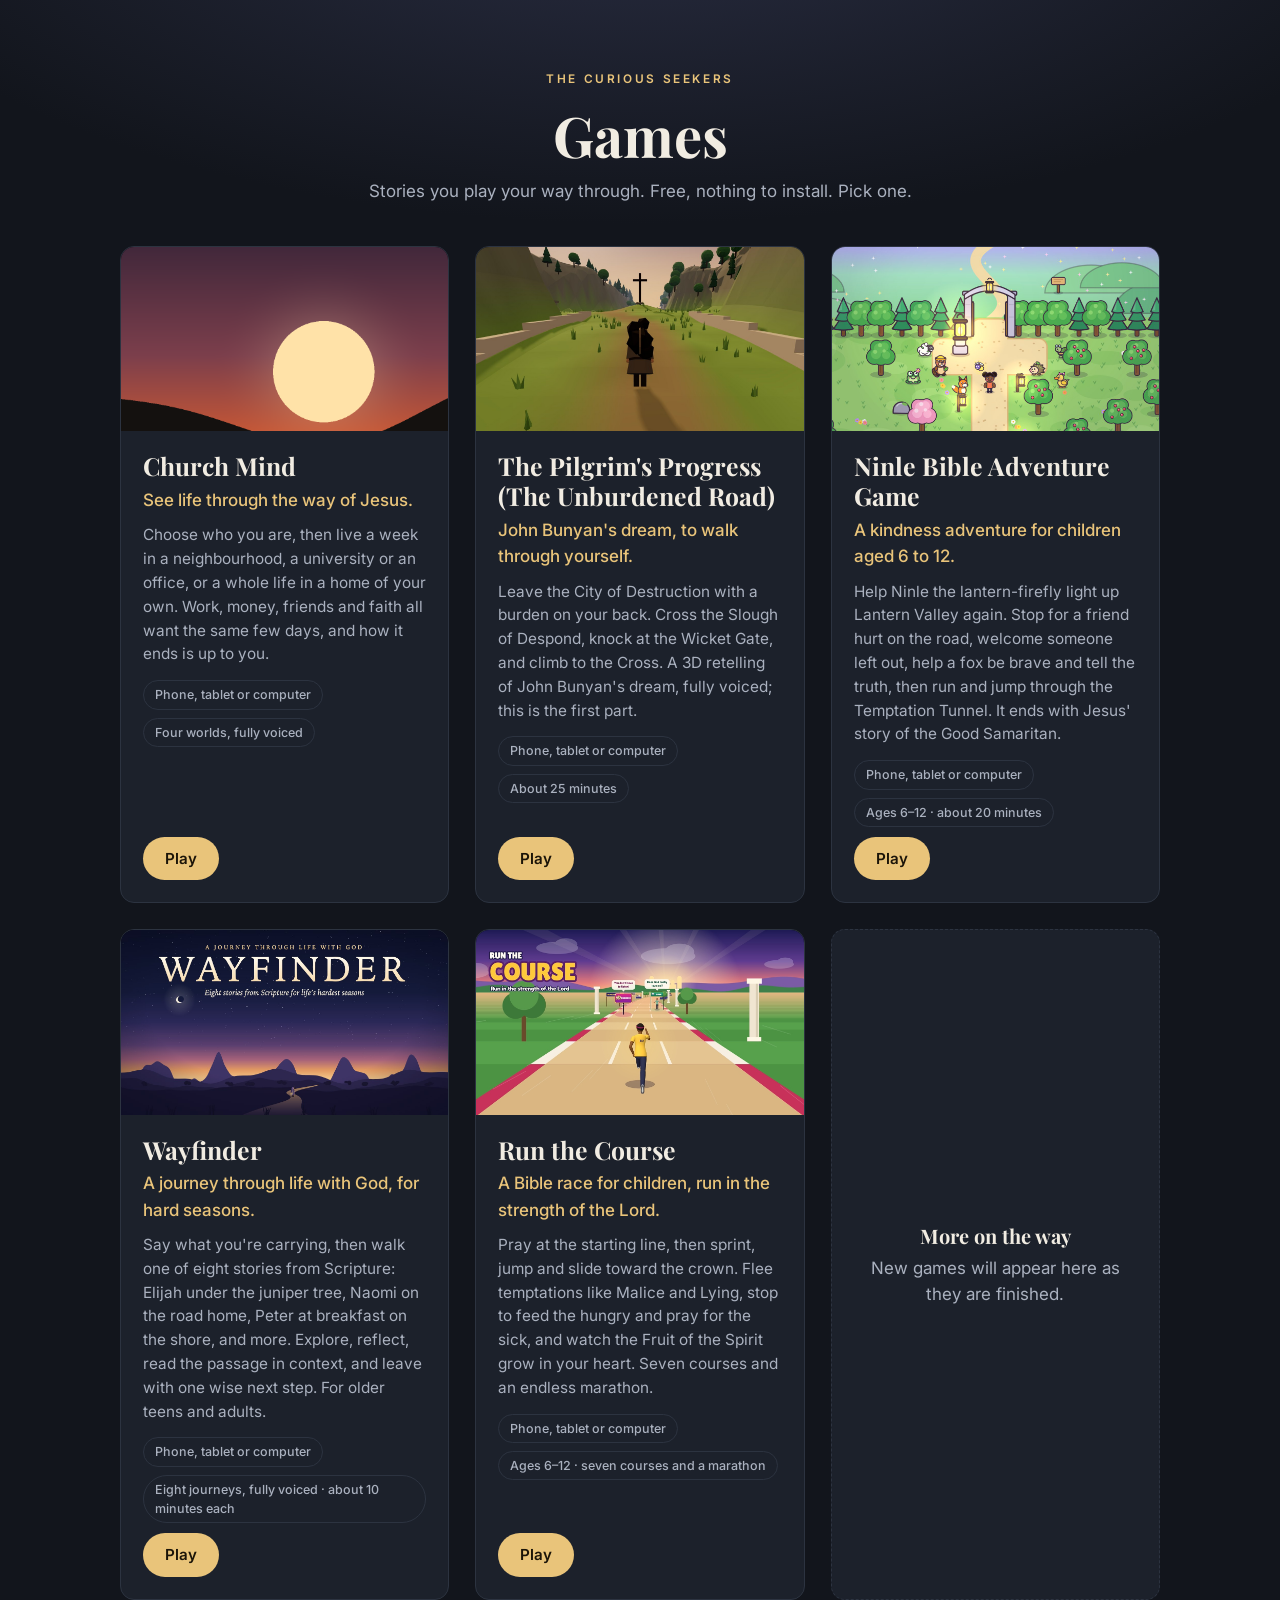
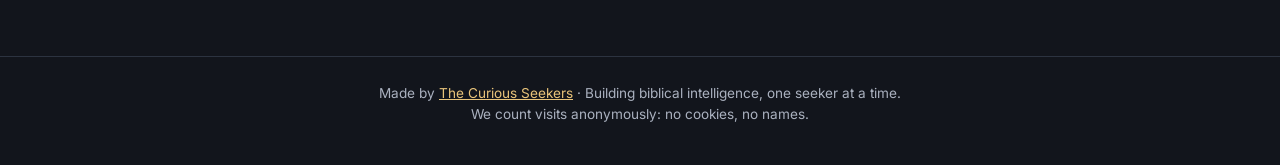
<file: index.html>
<!doctype html>
<html lang="en">
  <head>
    <meta charset="utf-8" />
    <meta name="viewport" content="width=device-width, initial-scale=1" />
    <meta name="theme-color" content="#12151c" />
    <title>Games · The Curious Seekers</title>
    <meta name="description" content="Games from The Curious Seekers: stories to play your way into the way of Jesus. Free, in your browser." />
    <meta property="og:title" content="Games · The Curious Seekers" />
    <meta property="og:description" content="Stories to play your way into the way of Jesus. Free, in your browser." />
    <meta property="og:image" content="https://games.thecuriousseekers.com/images/pilgrim-way.jpg" />
    <link rel="icon" href="images/church-mind.png" />
    <link rel="preconnect" href="https://fonts.googleapis.com" />
    <link rel="preconnect" href="https://fonts.gstatic.com" crossorigin />
    <link href="https://fonts.googleapis.com/css2?family=Playfair+Display:wght@600;700&family=Inter:wght@400;500;600&display=swap" rel="stylesheet" />
    <style>
      :root { --bg: #12151c; --panel: #1c212b; --line: #2c3340; --ink: #f1ece2; --soft: #aab1bf; --gold: #e9c47a; --ember: #d9663a; }
      * { box-sizing: border-box; }
      html { background: var(--bg); }
      body {
        margin: 0; color: var(--ink); font: 400 17px/1.55 Inter, system-ui, -apple-system, 'Segoe UI', sans-serif;
        background: radial-gradient(1200px 520px at 50% -140px, #2b2f45 0%, rgba(43, 47, 69, 0) 70%) no-repeat, var(--bg);
        min-height: 100vh; display: flex; flex-direction: column;
      }
      a { color: inherit; }
      header { text-align: center; padding: 64px 20px 34px; }
      .kicker { letter-spacing: 0.22em; text-transform: uppercase; font-size: 0.74rem; font-weight: 600; color: var(--gold); text-decoration: none; }
      .kicker:hover { text-decoration: underline; }
      h1 { font: 700 clamp(2.3rem, 6vw, 3.5rem)/1.1 'Playfair Display', Georgia, serif; margin: 14px 0 12px; }
      .lede { color: var(--soft); max-width: 34em; margin: 0 auto; }
      main { width: min(1080px, 100%); margin: 0 auto; padding: 8px 20px 56px; flex: 1; }
      .grid { display: grid; grid-template-columns: repeat(auto-fit, minmax(300px, 1fr)); gap: 26px; }
      .card {
        display: flex; flex-direction: column; background: var(--panel); border: 1px solid var(--line); border-radius: 14px;
        overflow: hidden; text-decoration: none; transition: transform 0.18s ease, border-color 0.18s ease, box-shadow 0.18s ease;
      }
      a.card:hover, a.card:focus-visible { transform: translateY(-4px); border-color: var(--gold); box-shadow: 0 14px 34px rgba(0, 0, 0, 0.45); outline: none; }
      .art { aspect-ratio: 16 / 9; background: #0c0e13 center / cover no-repeat; }
      .body { padding: 20px 22px 22px; display: flex; flex-direction: column; gap: 10px; flex: 1; }
      .card h2 { font: 700 1.55rem/1.2 'Playfair Display', Georgia, serif; margin: 0; }
      .tag { color: var(--gold); font-weight: 500; margin: -4px 0 0; }
      .about { color: var(--soft); margin: 0; font-size: 0.96rem; }
      .meta { display: flex; flex-wrap: wrap; gap: 8px; margin-top: 4px; }
      .pill { font-size: 0.78rem; font-weight: 500; padding: 4px 11px; border-radius: 999px; border: 1px solid var(--line); color: var(--soft); }
      .play {
        margin-top: auto; align-self: flex-start; background: var(--gold); color: #1b1408; font-weight: 600;
        padding: 10px 22px; border-radius: 999px; font-size: 0.95rem;
      }
      .soon { border-style: dashed; align-items: center; justify-content: center; text-align: center; padding: 40px 24px; color: var(--soft); min-height: 220px; }
      .soon strong { display: block; color: var(--ink); font: 700 1.25rem 'Playfair Display', Georgia, serif; margin-bottom: 6px; }
      footer { text-align: center; color: var(--soft); font-size: 0.85rem; padding: 26px 20px 40px; border-top: 1px solid var(--line); }
      footer a { color: var(--gold); }
      @media (prefers-reduced-motion: reduce) { .card { transition: none; } a.card:hover { transform: none; } }
    </style>
    <!-- Anonymous visit counting (Umami): no cookies, no names. Only counts on the live site. -->
    <script defer src="https://cloud.umami.is/script.js" data-website-id="4bedbe1a-0561-4c58-9766-b02b2c00c4c4" data-domains="games.thecuriousseekers.com"></script>
  </head>
  <body>
    <header>
      <a class="kicker" href="https://www.thecuriousseekers.com/">The Curious Seekers</a>
      <h1>Games</h1>
      <p class="lede">Stories you play your way through. Free, nothing to install. Pick one.</p>
    </header>
    <main>
      <div class="grid" id="games">
        <noscript>
          <a class="card" href="church-mind/"><div class="body"><h2>Church Mind</h2><span class="play">Play</span></div></a>
          <a class="card" href="pilgrims-progress/"><div class="body"><h2>The Pilgrim's Progress (The Unburdened Road)</h2><span class="play">Play</span></div></a>
          <a class="card" href="ninle/"><div class="body"><h2>Ninle Bible Adventure Game</h2><span class="play">Play</span></div></a>
          <a class="card" href="wayfinder/"><div class="body"><h2>Wayfinder</h2><span class="play">Play</span></div></a>
          <a class="card" href="run-the-course/"><div class="body"><h2>Run the Course</h2><span class="play">Play</span></div></a>
        </noscript>
      </div>
    </main>
    <footer>
      Made by <a href="https://www.thecuriousseekers.com/">The Curious Seekers</a> · Building biblical intelligence, one seeker at a time.
      <br />We count visits anonymously: no cookies, no names.
    </footer>
    <script src="games.js"></script>
    <script>
      const PLAYS = { anywhere: 'Phone, tablet or computer', computer: 'Computer with a keyboard' };
      const grid = document.getElementById('games');
      const el = (tag, cls, text) => { const e = document.createElement(tag); if (cls) e.className = cls; if (text) e.textContent = text; return e; };
      for (const g of window.GAMES || []) {
        const card = el('a', 'card');
        card.href = g.link;
        card.dataset.umamiEvent = 'game-opened';
        card.dataset.umamiEventGame = g.title;
        const art = el('div', 'art');
        art.style.backgroundImage = `url("${g.image}")`;
        art.setAttribute('role', 'img');
        art.setAttribute('aria-label', g.title);
        const body = el('div', 'body');
        const meta = el('div', 'meta');
        meta.append(el('span', 'pill', PLAYS[g.plays] || g.plays), el('span', 'pill', g.length));
        body.append(el('h2', '', g.title), el('p', 'tag', g.tagline), el('p', 'about', g.about), meta, el('span', 'play', 'Play'));
        card.append(art, body);
        grid.append(card);
      }
      const soon = el('div', 'card soon'), inner = el('div');
      inner.append(el('strong', '', 'More on the way'), 'New games will appear here as they are finished.');
      soon.append(inner);
      grid.append(soon);
    </script>
  </body>
</html>
</file>
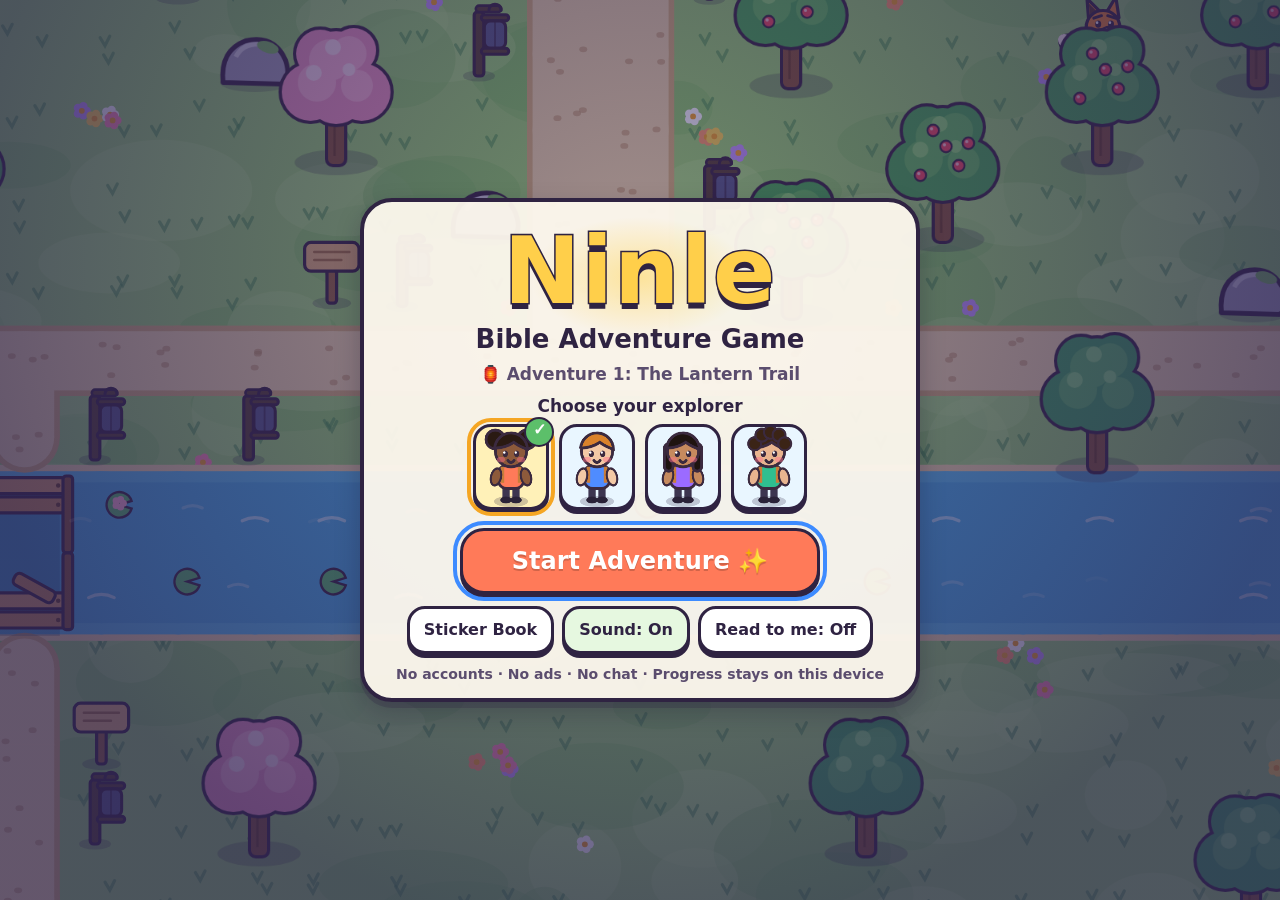
<file: ninle/index.html>
<!doctype html>
<html lang="en">
<head>
  <meta charset="utf-8">
  <meta name="viewport" content="width=device-width, initial-scale=1, viewport-fit=cover, user-scalable=no">
  <meta name="theme-color" content="#2b2350">
  <meta name="description" content="Ninle Bible Adventure Game — a gentle, joyful adventure game for children.">
  <title>Ninle Bible Adventure Game</title>
  <link rel="stylesheet" href="css/style.css">
</head>
<body>
  <canvas id="game" aria-label="Adventure world"></canvas>

  <!-- ============ TITLE SCREEN ============ -->
  <section id="screen-title" class="screen active" aria-label="Title screen">
    <div class="title-card">
      <div class="logo">
        <span class="logo-glow" aria-hidden="true"></span>
        <h1>Ninle</h1>
        <p class="subtitle">Bible Adventure Game</p>
      </div>
      <p class="level-name"><span aria-hidden="true">🏮</span> Adventure 1: The Lantern Trail</p>

      <div class="avatar-pick">
        <p class="pick-label" id="pickLabel">Choose your explorer</p>
        <div id="avatars" class="avatars" role="radiogroup" aria-labelledby="pickLabel"></div>
      </div>

      <button id="btnStart" class="btn btn-big btn-go">Start Adventure <span aria-hidden="true">✨</span></button>

      <div class="title-row">
        <button id="btnBookTitle" class="btn btn-small">Sticker Book</button>
        <button id="btnSoundTitle" class="btn btn-small toggle" aria-pressed="true">Sound: On</button>
        <button id="btnReadTitle" class="btn btn-small toggle" aria-pressed="false">Read to me: Off</button>
      </div>
      <p class="safe-note">No accounts · No ads · No chat · Progress stays on this device</p>
    </div>
  </section>

  <!-- ============ HUD ============ -->
  <div id="hud" class="hidden">
    <div class="hud-left">
      <div class="hud-pill" id="sparkBox" aria-label="Sparks collected">
        <span class="spark-slot" aria-hidden="true"></span>
        <span class="spark-slot" aria-hidden="true"></span>
        <span class="spark-slot" aria-hidden="true"></span>
        <span class="sr-only" id="sparkText">0 of 3 sparks</span>
      </div>
      <div class="hud-pill" id="starBox"><span class="star-ico" aria-hidden="true">★</span> <span id="starCount">0/6</span></div>
    </div>
    <div id="goal" class="goal" role="status" aria-live="polite"></div>
    <div class="hud-right">
      <button id="btnHint" class="icon-btn" aria-label="Ask Ninle for help" title="Help (H)">
        <svg viewBox="0 0 40 40" aria-hidden="true"><circle cx="20" cy="22" r="9" fill="#ffe36b"/><circle cx="20" cy="22" r="14" fill="#ffe36b" opacity=".25"/><ellipse cx="13" cy="12" rx="6" ry="4" fill="#dff3ff" stroke="#3b2a3f" stroke-width="1.5"/><ellipse cx="27" cy="12" rx="6" ry="4" fill="#dff3ff" stroke="#3b2a3f" stroke-width="1.5"/><text x="20" y="27" text-anchor="middle" font-size="13" font-weight="900" fill="#3b2a3f">?</text></svg>
      </button>
      <button id="btnSound" class="icon-btn" aria-label="Sound on" aria-pressed="true" title="Sound (M)">
        <svg viewBox="0 0 40 40" aria-hidden="true"><path d="M8 16h6l8-6v20l-8-6H8z" fill="#3b2a3f"/><g id="soundWaves" stroke="#3b2a3f" stroke-width="3" fill="none" stroke-linecap="round"><path d="M26 15c2 3 2 7 0 10"/><path d="M30 12c4 5 4 11 0 16"/></g><path id="soundOff" d="M26 14l10 12M36 14L26 26" stroke="#d6455b" stroke-width="3.5" stroke-linecap="round"/></svg>
      </button>
      <button id="btnPause" class="icon-btn" aria-label="Pause" title="Pause (P or Esc)">
        <svg viewBox="0 0 40 40" aria-hidden="true"><rect x="11" y="10" width="6" height="20" rx="2" fill="#3b2a3f"/><rect x="23" y="10" width="6" height="20" rx="2" fill="#3b2a3f"/></svg>
      </button>
    </div>
  </div>

  <!-- ============ TOUCH CONTROLS ============ -->
  <div id="controls" class="hidden">
    <div id="stickZone" aria-hidden="true">
      <div id="stickBase"><div id="stickKnob"></div></div>
    </div>
    <div id="runPad" class="run-pad">
      <button id="btnLeft" class="run-btn" aria-label="Run left">◀</button>
      <button id="btnRight" class="run-btn" aria-label="Run right">▶</button>
    </div>
    <button id="btnAction" class="action-btn" aria-label="Talk or look">
      <span class="action-ico" id="actionIco" aria-hidden="true">✋</span>
      <span class="action-label" id="actionLabel">Talk</span>
      <span class="keycap desktop-only" aria-hidden="true">Space</span>
    </button>
  </div>

  <div id="controlsHint" class="controls-hint hidden" role="note">
    <div class="ch-item">
      <span class="ch-pic touch-only" aria-hidden="true"><span class="mini-stick"><span></span></span></span>
      <span class="ch-pic desktop-only keys" aria-hidden="true"><kbd>↑</kbd><kbd>←</kbd><kbd>↓</kbd><kbd>→</kbd></span>
      <span>Move</span>
    </div>
    <div class="ch-item">
      <span class="ch-pic" aria-hidden="true"><span class="mini-hand">✋</span></span>
      <span>Talk</span>
    </div>
    <div class="ch-item">
      <span class="ch-pic" aria-hidden="true"><span class="mini-spark"></span></span>
      <span>Find 3 sparks</span>
    </div>
  </div>

  <!-- ============ DIALOGUE ============ -->
  <div id="dialogue" class="dialogue hidden" role="dialog" aria-live="polite" aria-label="Conversation">
    <div class="dlg-portrait"><canvas id="portrait" width="120" height="120"></canvas></div>
    <div class="dlg-body">
      <div class="dlg-name" id="dlgName"></div>
      <p class="dlg-text" id="dlgText"></p>
      <div class="dlg-choices" id="dlgChoices"></div>
    </div>
    <div class="dlg-actions">
      <button id="dlgSpeak" class="icon-btn small" aria-label="Read this out loud" title="Read out loud">
        <svg viewBox="0 0 40 40" aria-hidden="true"><path d="M8 16h6l8-6v20l-8-6H8z" fill="#3b2a3f"/><path d="M26 15c2 3 2 7 0 10M30 12c4 5 4 11 0 16" stroke="#3b2a3f" stroke-width="3" fill="none" stroke-linecap="round"/></svg>
      </button>
      <button id="dlgNext" class="btn btn-next" aria-label="Next">Next <span aria-hidden="true">▶</span></button>
    </div>
  </div>

  <div id="toasts" aria-live="polite"></div>

  <!-- ============ PAUSE ============ -->
  <div id="pause" class="modal hidden" role="dialog" aria-modal="true" aria-labelledby="pauseTitle">
    <div class="panel">
      <h2 id="pauseTitle">Paused</h2>
      <button class="btn btn-big btn-go" id="btnResume">Keep Playing</button>
      <div class="grid2">
        <button class="btn" id="btnRestart">Start Over</button>
        <button class="btn" id="btnBook">Sticker Book</button>
        <button class="btn toggle" id="btnSoundP" aria-pressed="true">Sound: On</button>
        <button class="btn toggle" id="btnReadP" aria-pressed="false">Read to me: Off</button>
        <button class="btn toggle" id="btnCalm" aria-pressed="false">Calm motion: Off</button>
        <button class="btn" id="btnHome">Title Screen</button>
      </div>
      <button class="btn hidden" id="btnLeaveRun" style="width:100%;margin-top:10px">Leave the tunnel</button>
      <p class="tiny">Keys: Arrows / WASD to move · Space to talk · H for help · P to pause</p>
    </div>
  </div>

  <div id="confirm" class="modal hidden" role="dialog" aria-modal="true" aria-labelledby="confirmTitle">
    <div class="panel">
      <h2 id="confirmTitle">Start the Lantern Trail again?</h2>
      <p>Your stickers stay safe in your Sticker Book.</p>
      <div class="grid2">
        <button class="btn btn-go" id="btnConfirmYes">Yes, start again</button>
        <button class="btn" id="btnConfirmNo">No, keep playing</button>
      </div>
    </div>
  </div>

  <!-- ============ STORY / REFLECTION ============ -->
  <div id="reflection" class="modal hidden" role="dialog" aria-modal="true" aria-labelledby="storyTitle">
    <div class="panel story">
      <div class="story-art" id="storyArt"></div>
      <p class="story-ref" id="storyRef"></p>
      <h2 id="storyTitle"></h2>
      <div class="story-text" id="storyText"></div>
      <div class="story-nav">
        <button class="btn" id="storyBack">◀ Back</button>
        <span class="dots" id="storyDots" aria-hidden="true"></span>
        <button class="icon-btn small" id="storySpeak" aria-label="Read this page out loud">
          <svg viewBox="0 0 40 40" aria-hidden="true"><path d="M8 16h6l8-6v20l-8-6H8z" fill="#3b2a3f"/><path d="M26 15c2 3 2 7 0 10M30 12c4 5 4 11 0 16" stroke="#3b2a3f" stroke-width="3" fill="none" stroke-linecap="round"/></svg>
        </button>
        <button class="btn btn-go" id="storyNext">Next ▶</button>
      </div>
    </div>
  </div>

  <!-- ============ ENDING ============ -->
  <section id="screen-end" class="screen" aria-label="Celebration">
    <div class="end-card">
      <p class="end-kicker">Hooray!</p>
      <h2>You lit the Lantern Trail!</h2>
      <p class="end-sub">The whole valley is glowing — and a new place has appeared: the <strong>Starlight Hills</strong>.</p>
      <div class="rewards" id="rewards"></div>
      <p class="end-secret" id="endSecret"></p>
      <div class="end-buttons">
        <button class="btn btn-big btn-go" id="btnPlayAgain">Play Again</button>
        <button class="btn" id="btnExplore">Keep Exploring</button>
        <button class="btn" id="btnBookEnd">Sticker Book</button>
      </div>
    </div>
  </section>

  <!-- ============ STICKER BOOK ============ -->
  <div id="book" class="modal hidden" role="dialog" aria-modal="true" aria-labelledby="bookTitle">
    <div class="panel book">
      <h2 id="bookTitle">My Sticker Book</h2>
      <div class="sticker-grid" id="stickerGrid"></div>
      <div class="costumes" id="costumes"></div>
      <button class="btn btn-go" id="btnBookClose">Close</button>
    </div>
  </div>

  <div id="fade" aria-hidden="true"></div>

  <script src="js/core/util.js"></script>
  <script src="js/core/save.js"></script>
  <script src="js/core/audio.js"></script>
  <script src="js/core/speech.js"></script>
  <script src="js/core/input.js"></script>
  <script src="js/art/characters.js"></script>
  <script src="js/art/world-art.js"></script>
  <script src="js/art/run-art.js"></script>
  <script src="js/content/characters.js"></script>
  <script src="js/content/stickers.js"></script>
  <script src="js/content/story-art.js"></script>
  <script src="js/levels/lantern-trail.js"></script>
  <script src="js/levels/hollow-run.js"></script>
  <script src="js/engine/world.js"></script>
  <script src="js/engine/story.js"></script>
  <script src="js/engine/platformer.js"></script>
  <script src="js/engine/game.js"></script>
  <script src="js/ui/ui.js"></script>
  <script src="js/main.js"></script>
</body>
</html>
</file>
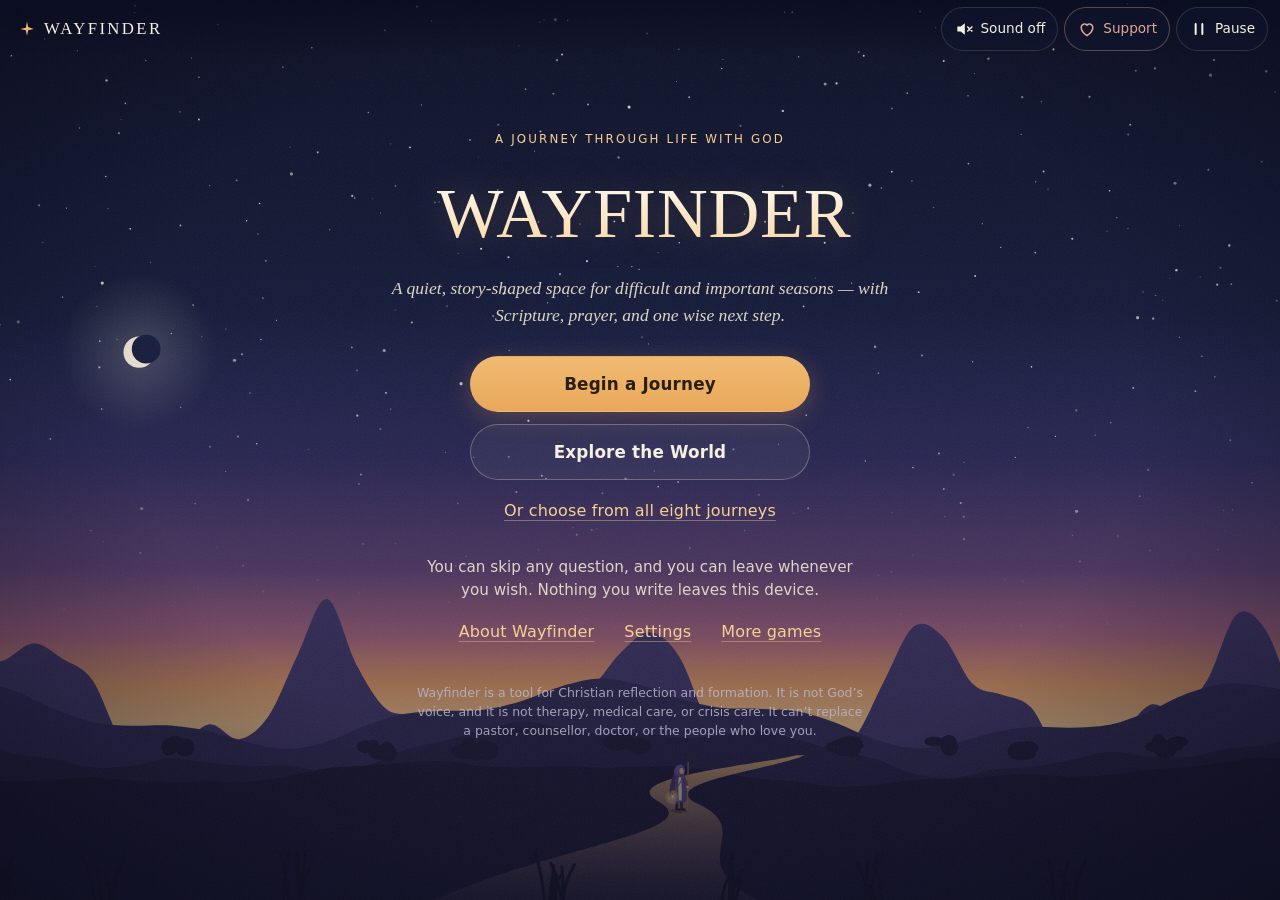
<file: wayfinder/index.html>
<!doctype html>
<html lang="en">
<head>
  <meta charset="utf-8">
  <meta name="viewport" content="width=device-width, initial-scale=1, viewport-fit=cover">
  <meta name="theme-color" content="#121731">
  <meta name="description" content="Wayfinder: A Journey Through Life with God. A Christian, story-driven reflection game for older teens and adults.">
  <title>Wayfinder — A Journey Through Life with God</title>
  <meta property="og:title" content="Wayfinder — A Journey Through Life with God">
  <meta property="og:description" content="Eight stories from Scripture for life’s hardest seasons. Explore, reflect, and leave with one wise next step.">
  <meta property="og:image" content="https://games.thecuriousseekers.com/images/wayfinder.jpg">
  <link rel="icon" href="data:image/svg+xml,%3Csvg xmlns='http://www.w3.org/2000/svg' viewBox='0 0 64 64'%3E%3Crect width='64' height='64' rx='14' fill='%23121731'/%3E%3Cpath d='M32 10 L36 28 L54 32 L36 36 L32 54 L28 36 L10 32 L28 28 Z' fill='%23f0b96e'/%3E%3C/svg%3E">
  <link rel="stylesheet" href="styles/main.css">
</head>
<body>
  <div id="app" class="app">
    <!-- Painted backdrop behind menu-style screens -->
    <div id="backdrop" class="backdrop" aria-hidden="true"></div>

    <!-- The explorable world (adventure step) -->
    <div id="stage" class="stage" hidden></div>

    <!-- Persistent top bar -->
    <header class="topbar" id="topbar">
      <button class="brand" id="btn-home" type="button" aria-label="Wayfinder — return home">
        <svg viewBox="0 0 24 24" aria-hidden="true"><path d="M12 2l1.6 7.4L21 12l-7.4 1.6L12 21l-1.6-7.4L3 12l7.4-1.6z" fill="currentColor"/></svg>
        <span>Wayfinder</span>
      </button>
      <nav class="progress" id="progress" aria-label="Journey progress"></nav>
      <div class="top-actions">
        <button class="icon-btn" id="btn-sound" type="button" aria-pressed="false">
          <svg viewBox="0 0 24 24" aria-hidden="true"><path class="spk" d="M4 9h4l5-4v14l-5-4H4z" fill="currentColor"/><path class="wave" d="M16 8.5c1.2 1 1.8 2.2 1.8 3.5s-.6 2.5-1.8 3.5M18.5 6c2 1.6 3 3.6 3 6s-1 4.4-3 6" fill="none" stroke="currentColor" stroke-width="1.8" stroke-linecap="round"/><path class="mute" d="M16.5 9.5l5 5m0-5l-5 5" stroke="currentColor" stroke-width="1.8" stroke-linecap="round"/></svg>
          <span class="label">Sound off</span>
        </button>
        <button class="icon-btn support-btn" id="btn-support" type="button">
          <svg viewBox="0 0 24 24" aria-hidden="true"><path d="M12 20s-7-4.4-7-10a4 4 0 0 1 7-2.6A4 4 0 0 1 19 10c0 5.6-7 10-7 10z" fill="none" stroke="currentColor" stroke-width="1.8" stroke-linejoin="round"/></svg>
          <span class="label">Support</span>
        </button>
        <button class="icon-btn" id="btn-menu" type="button" aria-haspopup="dialog">
          <svg viewBox="0 0 24 24" aria-hidden="true"><path d="M8 6v12M16 6v12" stroke="currentColor" stroke-width="2.4" stroke-linecap="round"/></svg>
          <span class="label">Pause</span>
        </button>
      </div>
    </header>

    <!-- Menu-style screens (title, check-in, reflection, scripture...) -->
    <main id="screen" class="screen" tabindex="-1"></main>

    <!-- Adventure heads-up display -->
    <div id="hud" class="hud" hidden>
      <div class="hud-area" id="hud-area"></div>
      <div class="hud-objective" id="hud-objective" aria-live="polite"></div>
      <div class="hud-finds" id="hud-finds"></div>
    </div>

    <!-- Touch controls -->
    <div id="controls" class="controls" hidden>
      <button class="ctrl ctrl-dir" id="ctrl-left" type="button" aria-label="Walk left">
        <svg viewBox="0 0 24 24" aria-hidden="true"><path d="M15 5l-7 7 7 7" fill="none" stroke="currentColor" stroke-width="2.6" stroke-linecap="round" stroke-linejoin="round"/></svg>
      </button>
      <button class="ctrl ctrl-act" id="ctrl-act" type="button" disabled>
        <span class="act-verb">Walk on</span>
        <span class="act-target" id="ctrl-act-target">Use the arrows or tap the path</span>
      </button>
      <button class="ctrl ctrl-dir" id="ctrl-right" type="button" aria-label="Walk right">
        <svg viewBox="0 0 24 24" aria-hidden="true"><path d="M9 5l7 7-7 7" fill="none" stroke="currentColor" stroke-width="2.6" stroke-linecap="round" stroke-linejoin="round"/></svg>
      </button>
      <p class="kbd-hint">← → walk · Space look closer · Esc pause</p>
    </div>

    <!-- In-world dialogue -->
    <section id="dialog" class="dialog" hidden aria-live="polite"></section>

    <!-- Sound captions -->
    <div id="captions" class="captions" aria-live="polite"></div>

    <!-- Short notices -->
    <div id="toast" class="toast" role="status" aria-live="polite"></div>

    <!-- Full-screen effects (rest, stillness) -->
    <div id="veil" class="veil" hidden></div>

    <!-- Modal layer (pause, settings, pages, support) -->
    <div id="modal" class="modal" hidden>
      <div class="modal-card" role="dialog" aria-modal="true" aria-labelledby="modal-title" id="modal-card"></div>
    </div>

    <!-- Crisis support: always above everything else -->
    <div id="crisis" class="modal crisis" hidden>
      <div class="modal-card" role="alertdialog" aria-modal="true" aria-labelledby="crisis-title" id="crisis-card"></div>
    </div>
  </div>

  <noscript>
    <p style="padding:24px;color:#f6efe2;background:#121731;font-family:Georgia,serif">Wayfinder needs JavaScript to run. If you need support right now, please contact your local emergency number or a crisis line such as 988 (US/Canada) or Samaritans 116 123 (UK/Ireland).</p>
  </noscript>

  <!-- Plain scripts (no build step) so the game also runs from file:// -->
  <script src="src/core.js"></script>
  <script src="src/storage.js"></script>
  <script src="src/support.js"></script>
  <script src="src/audio.js"></script>
  <script src="src/voice.js"></script>
  <!-- Pre-generated voice clips (tools/voices.py). Empty until clips are generated. -->
  <script src="audio/voice/manifest.js"></script>
  <script src="src/art.js"></script>
  <script src="src/art-more.js"></script>
  <script src="src/world.js"></script>
  <script src="src/content/companions.js"></script>
  <script src="src/content/journeys/elijah.js"></script>
  <script src="src/content/journeys/gideon.js"></script>
  <script src="src/content/journeys/naomi.js"></script>
  <script src="src/content/journeys/hagar.js"></script>
  <script src="src/content/journeys/joseph.js"></script>
  <script src="src/content/journeys/peter.js"></script>
  <script src="src/content/journeys/david.js"></script>
  <script src="src/content/journeys/samson.js"></script>
  <script src="src/ui.js"></script>
  <script src="src/main.js"></script>
</body>
</html>
</file>
<file: ninle/css/style.css>
/* Ninle Bible Adventure Game — styles
   Colours are defined once here so future adventures can re-theme easily. */
:root {
  --ink: #2f2342;
  --ink-soft: #5b4d6e;
  --paper: #fffaf0;
  --paper-2: #fff3dc;
  --sun: #ffcf4a;
  --sun-deep: #f5a623;
  --go: #ff7a59;
  --go-deep: #e45a3a;
  --sky: #4fb8e8;
  --leaf: #5cbf6a;
  --night: #2b2350;
  --shadow: 0 6px 0 rgba(47, 35, 66, .25), 0 10px 24px rgba(20, 10, 40, .25);
  --radius: 22px;
  --font: ui-rounded, "SF Pro Rounded", "Nunito", "Segoe UI Rounded", "Trebuchet MS", "Segoe UI", system-ui, sans-serif;
  --safe-b: env(safe-area-inset-bottom, 0px);
  --safe-t: env(safe-area-inset-top, 0px);
}

* { box-sizing: border-box; }
html, body {
  margin: 0; height: 100%; overflow: hidden;
  background: var(--night);
  color: var(--ink);
  font-family: var(--font);
  -webkit-tap-highlight-color: transparent;
  -webkit-user-select: none; user-select: none;
  touch-action: none;
  overscroll-behavior: none;
}
canvas#game { position: fixed; inset: 0; width: 100%; height: 100%; display: block; }
.hidden { display: none !important; }
.sr-only { position: absolute; width: 1px; height: 1px; overflow: hidden; clip: rect(0 0 0 0); white-space: nowrap; }

/* ---------- buttons ---------- */
.btn {
  font: inherit; font-weight: 800; font-size: 18px;
  color: var(--ink); background: #fff;
  border: 3px solid var(--ink); border-radius: 18px;
  padding: 12px 18px; min-height: 52px; min-width: 52px;
  box-shadow: 0 4px 0 var(--ink);
  cursor: pointer; transition: transform .08s, box-shadow .08s, background .15s;
}
.btn:hover { background: var(--paper-2); }
.btn:active { transform: translateY(3px); box-shadow: 0 1px 0 var(--ink); }
.btn:focus-visible, .icon-btn:focus-visible, .action-btn:focus-visible, .avatar:focus-visible {
  outline: 4px solid #3d8bff; outline-offset: 3px;
}
.btn-big { font-size: 24px; padding: 16px 30px; min-height: 66px; border-radius: 24px; }
.btn-go { background: var(--go); color: #fff; text-shadow: 0 2px 0 rgba(0,0,0,.18); }
.btn-go:hover { background: #ff8c6e; }
.btn-small { font-size: 16px; min-height: 48px; padding: 8px 14px; }
.toggle[aria-pressed="true"] { background: #e6f8e0; }
.icon-btn {
  width: 56px; height: 56px; border-radius: 50%;
  border: 3px solid var(--ink); background: #fff; padding: 6px;
  box-shadow: 0 4px 0 var(--ink); cursor: pointer;
  display: inline-flex; align-items: center; justify-content: center;
}
.icon-btn svg { width: 100%; height: 100%; }
.icon-btn:active { transform: translateY(3px); box-shadow: 0 1px 0 var(--ink); }
.icon-btn.small { width: 48px; height: 48px; }

/* ---------- screens ---------- */
.screen {
  position: fixed; inset: 0; display: none;
  align-items: center; justify-content: center;
  padding: calc(16px + var(--safe-t)) 16px calc(16px + var(--safe-b));
  overflow-y: auto; touch-action: pan-y;
}
.screen.active { display: flex; }

#screen-title { background: radial-gradient(ellipse at 50% 30%, rgba(43,35,80,.05), rgba(43,35,80,.55) 75%); }
.title-card {
  width: min(560px, 100%);
  background: rgba(255, 250, 240, .94);
  border: 4px solid var(--ink); border-radius: 32px;
  padding: 22px 20px 16px; text-align: center;
  box-shadow: var(--shadow);
  margin: auto;
}
.logo { position: relative; padding-top: 4px; }
.logo h1 {
  margin: 0; font-size: clamp(56px, 16vw, 92px); line-height: .95; letter-spacing: 1px;
  color: var(--sun);
  -webkit-text-stroke: 3px var(--ink);
  paint-order: stroke fill;
  text-shadow: 0 6px 0 var(--ink);
  position: relative;
}
.logo-glow {
  position: absolute; left: 50%; top: 50%; width: 220px; height: 120px; transform: translate(-50%, -60%);
  background: radial-gradient(closest-side, rgba(255, 214, 90, .55), transparent);
  pointer-events: none;
}
.subtitle { margin: 8px 0 0; font-size: clamp(20px, 5.4vw, 26px); font-weight: 900; color: var(--ink); }
.level-name { margin: 10px auto 4px; font-weight: 800; color: var(--ink-soft); font-size: 17px; }
.pick-label { margin: 12px 0 8px; font-weight: 800; font-size: 17px; }
.avatars { display: flex; gap: 10px; justify-content: center; flex-wrap: wrap; }
.avatar {
  width: 76px; height: 86px; border-radius: 18px; border: 3px solid var(--ink);
  background: #e9f6ff; cursor: pointer; padding: 0; position: relative;
  box-shadow: 0 4px 0 var(--ink);
}
.avatar canvas { width: 100%; height: 100%; display: block; }
.avatar[aria-checked="true"] { background: #fff1b8; outline: 4px solid var(--sun-deep); outline-offset: 2px; }
.avatar[aria-checked="true"]::after {
  content: "✓"; position: absolute; right: -8px; top: -10px; width: 26px; height: 26px; border-radius: 50%;
  background: var(--leaf); color: #fff; font-weight: 900; border: 2px solid var(--ink); line-height: 22px; font-size: 16px;
}
#btnStart { margin: 18px auto 12px; display: block; width: min(360px, 100%); }
.title-row { display: flex; gap: 8px; justify-content: center; flex-wrap: wrap; }
.safe-note { margin: 12px 0 0; font-size: 14px; color: var(--ink-soft); font-weight: 700; }

/* ---------- HUD ---------- */
#hud {
  position: fixed; left: 0; right: 0; top: 0;
  padding: calc(10px + var(--safe-t)) 12px 0;
  display: grid; grid-template-columns: auto 1fr auto; gap: 8px; align-items: start;
  pointer-events: none;
}
#hud > * { pointer-events: auto; }
.hud-left { display: flex; flex-direction: column; gap: 6px; align-items: flex-start; }
.hud-right { display: flex; gap: 8px; }
.hud-pill {
  display: flex; align-items: center; gap: 6px;
  background: rgba(255, 250, 240, .95); border: 3px solid var(--ink); border-radius: 999px;
  padding: 5px 12px; font-weight: 900; font-size: 18px; box-shadow: 0 3px 0 var(--ink);
}
.spark-slot {
  width: 22px; height: 22px; border-radius: 50%;
  background: #514a66; border: 2px solid var(--ink);
  transition: background .4s, box-shadow .4s;
}
.spark-slot.on { background: radial-gradient(circle at 40% 40%, #fffbe0, #ffd54a 55%, #ff9f1c); box-shadow: 0 0 10px 3px rgba(255, 208, 70, .8); }
.star-ico { color: #ffbf1f; -webkit-text-stroke: 1.5px var(--ink); font-size: 20px; }
.goal {
  justify-self: center; max-width: 520px; text-align: center;
  background: rgba(255, 250, 240, .95); border: 3px solid var(--ink); border-radius: 18px;
  padding: 7px 14px; font-weight: 800; font-size: 17px; box-shadow: 0 3px 0 var(--ink);
  line-height: 1.25;
}
.goal:empty { display: none; }
.goal.pulse { animation: goalPulse .6s ease-out; }
@keyframes goalPulse { 0% { transform: scale(.92); } 60% { transform: scale(1.04); } 100% { transform: scale(1); } }

@media (max-width: 640px) {
  #hud { grid-template-columns: auto auto; }
  .goal { grid-column: 1 / -1; grid-row: 2; font-size: 16px; }
  .hud-right { justify-self: end; }
  .hud-left { flex-direction: row; }
}

/* ---------- controls ---------- */
#controls { position: fixed; inset: 0; pointer-events: none; }
#stickZone {
  position: absolute; left: 0; bottom: 0; width: 55%; height: 62%;
  pointer-events: auto; touch-action: none;
}
#stickBase {
  position: absolute; left: calc(24px + 70px); bottom: calc(28px + var(--safe-b) + 70px);
  width: 140px; height: 140px; margin: 0 0 -70px -70px;
  border-radius: 50%; background: rgba(255, 250, 240, .35);
  border: 4px solid rgba(47, 35, 66, .55);
  transition: opacity .2s;
}
#stickKnob {
  position: absolute; left: 50%; top: 50%; width: 64px; height: 64px; margin: -32px 0 0 -32px;
  border-radius: 50%; background: #fff; border: 4px solid var(--ink);
  box-shadow: 0 4px 0 var(--ink);
}
#stickKnob::after { content: ""; position: absolute; inset: 14px; border-radius: 50%; background: var(--sun); }
body:not(.touch) #stickZone { display: none; }
.action-btn {
  position: absolute; right: 24px; bottom: calc(28px + var(--safe-b));
  width: 112px; height: 112px; border-radius: 50%;
  background: var(--sun); border: 4px solid var(--ink); box-shadow: 0 6px 0 var(--ink);
  pointer-events: auto; cursor: pointer; font: inherit; color: var(--ink);
  display: flex; flex-direction: column; align-items: center; justify-content: center; gap: 0;
  opacity: .55; transition: opacity .2s, transform .1s;
}
.action-btn.ready { opacity: 1; animation: readyGlow 1.8s ease-in-out infinite; }
.action-btn:active { transform: translateY(4px); box-shadow: 0 2px 0 var(--ink); }
@keyframes readyGlow { 0%, 100% { box-shadow: 0 6px 0 var(--ink), 0 0 0 0 rgba(255, 207, 74, .7); } 50% { box-shadow: 0 6px 0 var(--ink), 0 0 0 12px rgba(255, 207, 74, 0); } }
.action-ico { font-size: 38px; line-height: 1; }
.action-label { font-weight: 900; font-size: 18px; }
.keycap { font-size: 11px; font-weight: 800; border: 2px solid var(--ink); border-radius: 6px; padding: 0 5px; background: #fff; margin-top: 2px; }
body.touch .desktop-only { display: none !important; }
body:not(.touch) .touch-only { display: none !important; }
body:not(.touch) .action-btn { width: 96px; height: 96px; }

.controls-hint {
  position: fixed; left: 50%; bottom: calc(160px + var(--safe-b)); transform: translateX(-50%);
  display: flex; gap: 10px; padding: 10px 12px;
  background: rgba(255, 250, 240, .96); border: 3px solid var(--ink); border-radius: 22px;
  box-shadow: var(--shadow); font-weight: 900; font-size: 16px; pointer-events: none;
  transition: opacity .6s;
}
body:not(.touch) .controls-hint { bottom: calc(40px + var(--safe-b)); }
.controls-hint.fade { opacity: 0; }
.ch-item { display: flex; flex-direction: column; align-items: center; gap: 4px; min-width: 76px; }
.ch-pic { height: 44px; display: flex; align-items: center; justify-content: center; }
.keys { display: grid; grid-template-columns: repeat(3, 20px); grid-template-rows: 20px 20px; gap: 2px; }
.keys kbd { font: 900 12px var(--font); border: 2px solid var(--ink); border-radius: 5px; background: #fff; display: flex; align-items: center; justify-content: center; }
.keys kbd:nth-child(1) { grid-column: 2; grid-row: 1; }
.keys kbd:nth-child(2) { grid-column: 1; grid-row: 2; }
.keys kbd:nth-child(3) { grid-column: 2; grid-row: 2; }
.keys kbd:nth-child(4) { grid-column: 3; grid-row: 2; }
.mini-stick { width: 40px; height: 40px; border-radius: 50%; border: 3px solid var(--ink); background: #e8e2f4; display: flex; align-items: center; justify-content: center; }
.mini-stick span { width: 18px; height: 18px; border-radius: 50%; background: var(--sun); border: 2px solid var(--ink); }
.mini-hand { width: 40px; height: 40px; border-radius: 50%; border: 3px solid var(--ink); background: var(--sun); display: flex; align-items: center; justify-content: center; font-size: 20px; }
.mini-spark { width: 26px; height: 26px; border-radius: 50%; background: radial-gradient(circle at 40% 40%, #fffbe0, #ffd54a 55%, #ff9f1c); box-shadow: 0 0 12px 4px rgba(255, 208, 70, .8); }

/* ---------- dialogue ---------- */
.dialogue {
  position: fixed; left: 50%; transform: translateX(-50%);
  bottom: calc(14px + var(--safe-b));
  width: min(760px, calc(100% - 24px));
  display: grid; grid-template-columns: auto 1fr; grid-template-areas: "pic body" "act act";
  gap: 6px 14px;
  background: var(--paper); border: 4px solid var(--ink); border-radius: 26px;
  padding: 14px; box-shadow: var(--shadow);
  animation: dlgIn .25s ease-out;
}
@keyframes dlgIn { from { transform: translate(-50%, 20px); opacity: 0; } to { transform: translate(-50%, 0); opacity: 1; } }
.dlg-portrait { grid-area: pic; width: 96px; height: 96px; border-radius: 20px; border: 3px solid var(--ink); background: #e9f6ff; overflow: hidden; }
.dlg-portrait canvas { width: 100%; height: 100%; display: block; }
.dlg-body { grid-area: body; min-width: 0; }
.dlg-name { font-weight: 900; font-size: 17px; color: var(--go-deep); margin-bottom: 2px; }
.dlg-text { margin: 0; font-size: 22px; line-height: 1.35; font-weight: 700; min-height: 2.7em; }
.dlg-choices { display: flex; flex-direction: column; gap: 8px; margin-top: 8px; }
.dlg-choices:empty { display: none; }
.choice {
  text-align: left; font-size: 19px; background: #fff; display: flex; gap: 10px; align-items: center;
}
.choice .num { flex: none; width: 30px; height: 30px; border-radius: 50%; background: var(--sun); border: 2px solid var(--ink); display: inline-flex; align-items: center; justify-content: center; font-size: 15px; }
.choice:hover, .choice:focus-visible { background: #fff6d6; }
.dlg-actions { grid-area: act; display: flex; justify-content: flex-end; gap: 10px; align-items: center; }
.btn-next { background: var(--sun); min-width: 130px; font-size: 20px; }
.dialogue.choosing .btn-next { display: none; }
@media (max-width: 520px) {
  .dlg-portrait { width: 72px; height: 72px; }
  .dlg-text { font-size: 19px; }
  .choice { font-size: 17px; }
}

/* ---------- toasts ---------- */
#toasts {
  position: fixed; left: 50%; top: calc(110px + var(--safe-t)); transform: translateX(-50%);
  display: flex; flex-direction: column; gap: 8px; align-items: center; pointer-events: none; z-index: 5;
  width: max-content; max-width: calc(100% - 24px);
}
.toast {
  display: flex; align-items: center; gap: 10px;
  background: var(--paper); border: 3px solid var(--ink); border-radius: 18px; padding: 8px 16px;
  font-weight: 900; font-size: 18px; box-shadow: var(--shadow);
  animation: toastIn .35s ease-out, toastOut .4s ease-in 2.6s forwards;
}
.toast img { width: 40px; height: 40px; }
.toast.big { font-size: 22px; background: #fff3c4; }
@keyframes toastIn { from { transform: translateY(-14px) scale(.9); opacity: 0; } to { transform: none; opacity: 1; } }
@keyframes toastOut { to { transform: translateY(-10px); opacity: 0; } }

/* ---------- modals ---------- */
.modal {
  position: fixed; inset: 0; background: rgba(30, 20, 60, .55);
  display: flex; align-items: center; justify-content: center;
  padding: calc(16px + var(--safe-t)) 16px calc(16px + var(--safe-b)); z-index: 10;
  overflow-y: auto; touch-action: pan-y;
}
.panel {
  width: min(520px, 100%); margin: auto;
  background: var(--paper); border: 4px solid var(--ink); border-radius: 28px;
  padding: 22px; text-align: center; box-shadow: var(--shadow);
}
.panel h2 { margin: 0 0 14px; font-size: 30px; }
.panel p { font-size: 18px; font-weight: 700; }
.grid2 { display: grid; grid-template-columns: 1fr 1fr; gap: 10px; margin-top: 14px; }
.panel .btn-big { width: 100%; }
.tiny { font-size: 14px !important; color: var(--ink-soft); margin: 14px 0 0; }

.story { width: min(640px, 100%); }
.story-art { width: 100%; aspect-ratio: 16 / 8; border-radius: 20px; border: 3px solid var(--ink); overflow: hidden; background: #e9f6ff; }
.story-art svg { width: 100%; height: 100%; display: block; }
.story-ref { margin: 12px 0 0 !important; font-size: 15px !important; font-weight: 900 !important; color: var(--go-deep); letter-spacing: .5px; text-transform: uppercase; }
.story h2 { margin: 4px 0 8px; font-size: 27px; }
.story-text p { font-size: 20px; line-height: 1.45; margin: 8px 0; }
.story-text .helped { display: flex; gap: 10px; justify-content: center; flex-wrap: wrap; margin: 10px 0; }
.story-text .helped figure { margin: 0; width: 84px; }
.story-text .helped img { width: 72px; height: 72px; border-radius: 50%; border: 3px solid var(--ink); background: #e9f6ff; }
.story-text .helped figcaption { font-weight: 800; font-size: 14px; }
.prayer { background: #fff3c4; border: 3px dashed var(--sun-deep); border-radius: 18px; padding: 10px 14px; font-style: italic; }
.story-nav { display: flex; align-items: center; justify-content: space-between; gap: 8px; margin-top: 12px; }
.dots { display: flex; gap: 6px; }
.dots i { width: 10px; height: 10px; border-radius: 50%; background: #d8cfe6; display: block; }
.dots i.on { background: var(--go); }

/* ---------- ending ---------- */
#screen-end { background: radial-gradient(ellipse at 50% 40%, rgba(255, 220, 120, .25), rgba(43, 35, 80, .6)); }
.end-card {
  width: min(600px, 100%); margin: auto; text-align: center;
  background: var(--paper); border: 4px solid var(--ink); border-radius: 32px; padding: 22px; box-shadow: var(--shadow);
}
.end-kicker { margin: 0; font-size: 22px; font-weight: 900; color: var(--go-deep); }
.end-card h2 { margin: 4px 0 6px; font-size: clamp(28px, 7vw, 38px); }
.end-sub { font-size: 18px; font-weight: 700; margin: 0 0 12px; }
.rewards { display: flex; flex-wrap: wrap; gap: 12px; justify-content: center; margin: 10px 0; }
.reward { width: 112px; display: flex; flex-direction: column; align-items: center; gap: 4px; font-weight: 800; font-size: 14px; animation: pop .5s ease-out both; }
.reward img, .reward canvas { width: 88px; height: 88px; }
.reward .big-num { width: 88px; height: 88px; border-radius: 50%; border: 4px solid var(--ink); background: #fff3c4; display: flex; align-items: center; justify-content: center; font-size: 26px; font-weight: 900; }
@keyframes pop { from { transform: scale(.4); opacity: 0; } to { transform: scale(1); opacity: 1; } }
.end-secret { font-weight: 800; color: var(--ink-soft); font-size: 17px; }
.end-secret:empty { display: none; }
.end-buttons { display: flex; flex-wrap: wrap; gap: 10px; justify-content: center; margin-top: 8px; }

/* ---------- sticker book ---------- */
.book { width: min(620px, 100%); }
.sticker-grid { display: grid; grid-template-columns: repeat(3, 1fr); gap: 12px; }
.sticker { display: flex; flex-direction: column; align-items: center; gap: 4px; font-weight: 800; font-size: 15px; }
.sticker img { width: 92px; height: 92px; }
.sticker.missing img { filter: grayscale(1) brightness(1.25) opacity(.45); }
.sticker small { font-weight: 700; color: var(--ink-soft); font-size: 13px; line-height: 1.2; }
.costumes { display: flex; gap: 10px; justify-content: center; flex-wrap: wrap; margin: 14px 0; }
.costumes:empty { display: none; }
@media (max-width: 420px) { .sticker-grid { grid-template-columns: repeat(2, 1fr); } }

#fade { position: fixed; inset: 0; background: #fffaf0; opacity: 0; pointer-events: none; transition: opacity .5s; z-index: 20; }
#fade.on { opacity: 1; }

@media (prefers-reduced-motion: reduce) {
  *, *::before, *::after { animation-duration: .01ms !important; animation-iteration-count: 1 !important; transition-duration: .01ms !important; }
}
body.calm *, body.calm *::before, body.calm *::after { animation-duration: .01ms !important; animation-iteration-count: 1 !important; }
.hud-pill.pulse { animation: goalPulse .6s ease-out; }
.toast-star { color: #ffbf1f; -webkit-text-stroke: 1.5px var(--ink); font-size: 24px; }
@media (max-width: 420px) {
  .title-card { padding: 18px 12px 14px; }
  .avatars { gap: 8px; flex-wrap: nowrap; }
  .avatar { width: 64px; height: 74px; }
  #btnStart { margin-top: 14px; }
}
@media (max-width: 420px) {
  #hud { padding-left: 8px; padding-right: 8px; gap: 6px; }
  .hud-left { gap: 5px; }
  .hud-pill { font-size: 15px; padding: 4px 9px; gap: 4px; }
  .spark-slot { width: 17px; height: 17px; }
  .hud-right { gap: 5px; }
  .hud-right .icon-btn { width: 46px; height: 46px; padding: 5px; }
  .action-btn { width: 100px; height: 100px; right: 16px; }
  #stickBase { left: calc(16px + 70px); }
}
.story-nav .btn { white-space: nowrap; }
@media (max-width: 420px) {
  .panel { padding: 16px 14px; }
  .story-nav { gap: 6px; }
  .story-nav .btn { padding: 10px 12px; font-size: 17px; }
  .dots { gap: 4px; }
  .dots i { width: 8px; height: 8px; }
  .story-text p { font-size: 18px; }
}

/* ---------- side-scrolling run controls ---------- */
.run-pad { position: absolute; left: 16px; bottom: calc(28px + var(--safe-b)); display: none; gap: 14px; pointer-events: auto; }
body.touch.mode-run .run-pad { display: flex; }
body.mode-run #stickZone { display: none; }
.run-btn {
  width: 84px; height: 84px; border-radius: 50%; border: 4px solid var(--ink); background: #fff;
  box-shadow: 0 5px 0 var(--ink); font-size: 34px; color: var(--ink); cursor: pointer; touch-action: none;
  display: flex; align-items: center; justify-content: center; padding: 0;
}
.run-btn.down { transform: translateY(4px); box-shadow: 0 1px 0 var(--ink); background: var(--paper-2); }
body.mode-run .action-btn { opacity: 1; }
@media (max-width: 420px) { .run-btn { width: 76px; height: 76px; } .run-pad { gap: 10px; left: 12px; } }

@media (max-height: 460px) {
  #hud { padding-top: calc(6px + var(--safe-t)); }
  .hud-pill { font-size: 14px; padding: 3px 9px; }
  .spark-slot { width: 15px; height: 15px; }
  .hud-right .icon-btn { width: 44px; height: 44px; padding: 5px; }
  .goal { font-size: 14px; padding: 4px 10px; }
  #toasts { top: calc(56px + var(--safe-t)); }
  .toast { font-size: 14px; padding: 5px 12px; }
  .toast.big { font-size: 15px; }
  .toast img { width: 28px; height: 28px; }
  .action-btn, body:not(.touch) .action-btn { width: 84px; height: 84px; bottom: calc(14px + var(--safe-b)); }
  .action-ico { font-size: 28px; }
  .run-btn { width: 70px; height: 70px; }
  .run-pad { bottom: calc(14px + var(--safe-b)); }
  .dialogue { padding: 8px 12px; gap: 4px 10px; }
  .dlg-portrait { width: 60px; height: 60px; }
  .dlg-text { font-size: 17px; min-height: 0; }
}
</file>
<file: wayfinder/styles/main.css>
/* Wayfinder — visual identity
 * Deep navy · dusk purple · warm amber · soft ivory · restrained olive */

:root {
  --navy-950: #090c20;
  --navy-900: #121731;
  --navy-800: #1a2142;
  --navy-700: #252d57;
  --dusk-700: #3a2d5c;
  --dusk-500: #5b4782;
  --dusk-300: #a594cc;
  --amber-600: #d98f45;
  --amber-500: #e8a556;
  --amber-400: #f0b96e;
  --amber-300: #f6cf92;
  --ivory: #f6efe2;
  --ivory-dim: #ddd4c4;
  --muted: #b9b3c9;
  --olive: #7d7f4e;
  --olive-300: #c3c493;
  --rose: #e2a597;

  --glass: rgba(16, 20, 44, 0.8);
  --glass-strong: rgba(13, 16, 37, 0.94);
  --line: rgba(246, 239, 226, 0.14);
  --line-strong: rgba(246, 239, 226, 0.28);

  --serif: "Iowan Old Style", "Palatino Linotype", Palatino, "Book Antiqua", "URW Palladio L", Georgia, serif;
  --sans: system-ui, -apple-system, "Segoe UI", Roboto, "Helvetica Neue", Arial, sans-serif;

  --radius: 18px;
  --topbar-h: 58px;
  --controls-h: 104px;
  --ease: cubic-bezier(.2, .7, .2, 1);
  font-size: 16px;
}
:root.large-text { font-size: 19px; }

*, *::before, *::after { box-sizing: border-box; }
html, body { margin: 0; height: 100%; }
body {
  background: var(--navy-900);
  color: var(--ivory);
  font-family: var(--sans);
  line-height: 1.55;
  -webkit-font-smoothing: antialiased;
  -webkit-tap-highlight-color: transparent;
  overflow: hidden;
}
button { font: inherit; color: inherit; }
[hidden] { display: none !important; }
a { color: var(--amber-300); }
.sr-only { position: absolute; width: 1px; height: 1px; padding: 0; margin: -1px; overflow: hidden; clip: rect(0 0 0 0); white-space: nowrap; border: 0; }
:focus-visible { outline: 3px solid var(--amber-300); outline-offset: 3px; border-radius: 10px; }

.app {
  position: fixed;
  inset: 0;
  overflow: hidden;
  background: var(--navy-900);
}
/* Film grain + vignette for a painted, cinematic feel */
.app::before {
  content: "";
  position: absolute;
  inset: 0;
  z-index: 40;
  pointer-events: none;
  background:
    radial-gradient(ellipse at 50% 45%, transparent 55%, rgba(5, 6, 20, 0.45) 100%),
    url("data:image/svg+xml,%3Csvg xmlns='http://www.w3.org/2000/svg' width='160' height='160'%3E%3Cfilter id='n'%3E%3CfeTurbulence type='fractalNoise' baseFrequency='.9' numOctaves='2' stitchTiles='stitch'/%3E%3CfeColorMatrix values='0 0 0 0 1  0 0 0 0 .95  0 0 0 0 .85  0 0 0 .06 0'/%3E%3C/filter%3E%3Crect width='100%25' height='100%25' filter='url(%23n)'/%3E%3C/svg%3E");
}
/* Scene transitions */
.app::after {
  content: "";
  position: absolute;
  inset: 0;
  z-index: 90;
  pointer-events: none;
  background: var(--navy-950);
  opacity: 0;
  transition: opacity .42s ease;
}
.app.fading::after { opacity: 1; }

/* ---------- Backdrop (menu screens) ---------- */
.backdrop { position: absolute; inset: 0; z-index: 0; }
.backdrop svg { width: 100%; height: 100%; display: block; }
.backdrop::after {
  content: "";
  position: absolute;
  inset: 0;
  background: linear-gradient(180deg, rgba(9, 12, 32, .15) 0%, rgba(9, 12, 32, .05) 40%, rgba(9, 12, 32, .55) 100%);
}

/* ---------- Top bar ---------- */
.topbar {
  position: absolute;
  top: 0; left: 0; right: 0;
  z-index: 60;
  height: calc(var(--topbar-h) + env(safe-area-inset-top));
  padding: env(safe-area-inset-top) max(12px, env(safe-area-inset-right)) 0 max(12px, env(safe-area-inset-left));
  display: flex;
  align-items: center;
  gap: 10px;
  background: linear-gradient(180deg, rgba(9, 12, 32, .72), rgba(9, 12, 32, 0));
}
.brand {
  display: inline-flex; align-items: center; gap: 8px;
  background: none; border: 0; padding: 8px 6px; cursor: pointer;
  font-family: var(--serif); font-size: 1.05rem; letter-spacing: .14em; text-transform: uppercase;
  color: var(--ivory);
}
.brand svg { width: 18px; height: 18px; color: var(--amber-400); }
.progress { flex: 1; display: flex; align-items: center; justify-content: center; gap: 10px; min-width: 0; }
body[data-step="arrive"] .progress { visibility: hidden; }
.progress ol { list-style: none; display: flex; gap: 6px; margin: 0; padding: 0; }
.progress li { width: 18px; height: 4px; border-radius: 4px; background: rgba(246, 239, 226, .2); transition: background .4s; }
.progress li.done { background: var(--amber-500); opacity: .6; }
.progress li.current { background: var(--amber-300); box-shadow: 0 0 10px rgba(246, 207, 146, .6); width: 28px; }
.progress-label { font-size: .78rem; color: var(--ivory-dim); letter-spacing: .06em; white-space: nowrap; }
.top-actions { display: flex; gap: 6px; }
.icon-btn {
  display: inline-flex; align-items: center; gap: 6px;
  min-height: 44px; min-width: 44px; padding: 0 12px;
  border-radius: 999px; border: 1px solid var(--line);
  background: rgba(18, 23, 49, .55); backdrop-filter: blur(8px); -webkit-backdrop-filter: blur(8px);
  cursor: pointer; font-size: .85rem;
}
.icon-btn:hover { border-color: var(--line-strong); background: rgba(37, 45, 87, .7); }
.icon-btn svg { width: 20px; height: 20px; flex: none; }
#btn-sound .mute { display: inline; }
#btn-sound .wave { display: none; }
#btn-sound.on .mute { display: none; }
#btn-sound.on .wave { display: inline; }
#btn-sound.on { color: var(--amber-300); }
.support-btn { color: var(--rose); border-color: rgba(226, 165, 151, .35); }

/* ---------- Screens ---------- */
.screen {
  position: absolute; inset: 0; z-index: 20;
  overflow-y: auto; -webkit-overflow-scrolling: touch;
  padding: calc(var(--topbar-h) + env(safe-area-inset-top) + 18px) 16px calc(40px + env(safe-area-inset-bottom));
  outline: none;
}
.screen-inner {
  max-width: 680px; margin: 0 auto;
  background: var(--glass); border: 1px solid var(--line);
  border-radius: 24px; padding: 28px 24px;
  box-shadow: 0 30px 80px rgba(3, 4, 16, .45);
  backdrop-filter: blur(14px); -webkit-backdrop-filter: blur(14px);
  animation: rise .6s var(--ease) both;
}
@keyframes rise { from { opacity: 0; transform: translateY(14px); } to { opacity: 1; transform: none; } }
.screen h1, .screen h2, .screen h3, .modal h2, .modal h3, .dialog h2 { font-family: var(--serif); font-weight: 500; letter-spacing: .01em; }
.screen h2 { font-size: clamp(1.55rem, 4.6vw, 2.1rem); line-height: 1.2; margin: .2em 0 .4em; outline: none; }
.screen h3 { font-size: 1.2rem; margin: 1.2em 0 .4em; }
.eyebrow { text-transform: uppercase; letter-spacing: .18em; font-size: .74rem; color: var(--amber-300); margin: 0; }
.tagline { font-family: var(--serif); font-size: 1.15rem; color: var(--ivory-dim); font-style: italic; margin: .2em 0 1em; }
.hint { color: var(--muted); font-size: .93rem; margin: .2em 0 1em; }
.muted { color: var(--muted); }
.small { font-size: .86rem; }
.lead { font-family: var(--serif); font-size: 1.18rem; line-height: 1.6; color: var(--ivory); }
.section-title { color: var(--amber-300); }
.row { display: flex; flex-wrap: wrap; align-items: center; gap: 12px; margin-top: 18px; }
.row.center { justify-content: center; }
.stack { display: grid; gap: 12px; }

/* Title screen */
.title-screen .screen-inner { background: transparent; border: 0; box-shadow: none; backdrop-filter: none; -webkit-backdrop-filter: none; text-align: center; max-width: 560px; padding-top: 6vh; }
.title-block { margin-bottom: 26px; }
.title {
  font-family: var(--serif); font-weight: 400; margin: .15em 0 .1em;
  font-size: clamp(2.4rem, 10.5vw, 4.4rem); letter-spacing: .12em; padding-left: .12em; text-transform: uppercase;
  background: linear-gradient(180deg, #fff7e8 30%, var(--amber-300) 100%);
  -webkit-background-clip: text; background-clip: text; color: transparent;
  text-shadow: 0 0 40px rgba(240, 185, 110, .25);
  outline: none;
}
.title-screen .tagline { font-size: 1.1rem; max-width: 30em; margin: 0 auto; }
.title-actions { max-width: 340px; margin: 0 auto; }
.reassure { color: var(--ivory-dim); font-size: .95rem; margin: 22px auto 8px; max-width: 30em; }
.title-links { display: flex; justify-content: center; flex-wrap: wrap; gap: 6px 18px; }
.fineprint { color: var(--muted); font-size: .78rem; max-width: 36em; margin: 28px auto 0; opacity: .85; }
.resume-card {
  display: flex; align-items: center; justify-content: space-between; gap: 14px; text-align: left;
  background: var(--glass); border: 1px solid var(--line-strong); border-radius: 18px;
  padding: 14px 16px; margin: 0 auto 18px; max-width: 420px;
}
.resume-card > div { display: grid; }
.resume-label { font-size: .72rem; text-transform: uppercase; letter-spacing: .14em; color: var(--amber-300); }
.resume-sub { color: var(--muted); font-size: .88rem; }

/* Buttons */
.btn {
  display: inline-flex; align-items: center; justify-content: center; gap: 8px;
  min-height: 48px; padding: 0 22px; border-radius: 999px;
  border: 1px solid transparent; cursor: pointer;
  font-weight: 600; letter-spacing: .01em; text-decoration: none;
  transition: transform .15s ease, background .2s, border-color .2s, box-shadow .2s;
}
.btn:active { transform: scale(.98); }
.btn.primary { background: linear-gradient(180deg, var(--amber-400), var(--amber-500)); color: #24170c; box-shadow: 0 6px 24px rgba(232, 165, 86, .25); }
.btn.primary:hover { background: linear-gradient(180deg, var(--amber-300), var(--amber-400)); }
.btn.ghost { background: rgba(246, 239, 226, .05); border-color: var(--line-strong); color: var(--ivory); }
.btn.ghost:hover { background: rgba(246, 239, 226, .1); }
.btn.link { background: none; border: 0; min-height: 44px; padding: 0 6px; color: var(--amber-300); font-weight: 500; text-decoration: underline; text-underline-offset: 4px; text-decoration-color: rgba(246, 207, 146, .4); }
.btn.link.inline { min-height: 0; padding: 0; display: inline; font-size: inherit; }
.btn.large { min-height: 56px; font-size: 1.05rem; }
.btn.danger, .btn.link.danger { color: var(--rose); }
.btn[disabled] { opacity: .45; cursor: not-allowed; }

/* Choices */
.choices { display: grid; gap: 10px; }
.choices.big .choice { min-height: 56px; }
.choice {
  text-align: left; width: 100%; min-height: 50px; padding: 12px 18px;
  border-radius: 14px; border: 1px solid var(--line-strong);
  background: rgba(246, 239, 226, .05); cursor: pointer; line-height: 1.35;
  transition: background .2s, border-color .2s, transform .15s;
}
.choice:hover { background: rgba(246, 239, 226, .1); border-color: rgba(246, 207, 146, .5); }
.choice:active { transform: scale(.99); }
.choice[aria-pressed="true"] { background: rgba(240, 185, 110, .2); border-color: var(--amber-400); box-shadow: inset 0 0 0 1px var(--amber-400); }
.choice[aria-pressed="true"]::after { content: "  ✓"; color: var(--amber-300); }
fieldset.question { border: 0; padding: 0; margin: 0 0 26px; }
fieldset.question legend { font-family: var(--serif); font-size: 1.25rem; margin-bottom: 4px; padding: 0; }
.free-text, textarea {
  width: 100%; margin-top: 12px; padding: 12px 14px;
  border-radius: 14px; border: 1px solid var(--line-strong);
  background: rgba(9, 12, 32, .55); color: var(--ivory);
  font: inherit; resize: vertical; min-height: 56px;
}
.free-text::placeholder { color: rgba(221, 212, 196, .55); }
.field { display: grid; gap: 4px; margin-top: 12px; font-size: .92rem; color: var(--ivory-dim); }

.care-note, .notice {
  margin: 18px 0; padding: 14px 16px; border-radius: 14px;
  background: rgba(125, 127, 78, .16); border: 1px solid rgba(195, 196, 147, .3);
}
.care-note p, .notice p { margin: .3em 0; }
.notice { background: rgba(91, 71, 130, .22); border-color: rgba(165, 148, 204, .35); }

/* Companion cards */
.companion-card {
  margin: 14px 0; padding: 18px 18px 8px; border-radius: 18px;
  background: linear-gradient(180deg, rgba(246, 239, 226, .07), rgba(246, 239, 226, .03));
  border: 1px solid var(--line);
}
.companion-card.primary { border-color: rgba(246, 207, 146, .35); }
.companion-card h3 { margin: .2em 0 .4em; font-size: 1.35rem; }
.companion-ref { font-size: .78rem; letter-spacing: .08em; text-transform: uppercase; color: var(--amber-300); }
.reading-guide { margin: 10px 0; padding: 12px 16px; border-radius: 14px; border: 1px dashed var(--line-strong); }
.reading-guide summary { cursor: pointer; font-weight: 600; color: var(--amber-300); min-height: 32px; }
.reading-guide li { margin: .4em 0; }

.howto { display: grid; grid-template-columns: auto 1fr; gap: 8px 16px; margin: 18px 0; padding: 16px; border-radius: 14px; background: rgba(9, 12, 32, .4); border: 1px solid var(--line); }
.howto dt { font-weight: 700; color: var(--amber-300); }
.howto dd { margin: 0; color: var(--ivory-dim); }

/* Explore map */
.explore-screen .screen-inner { max-width: 820px; }
.map-wrap { position: relative; width: 100%; aspect-ratio: 700 / 640; margin: 10px 0 6px; border-radius: 20px; overflow: hidden; box-shadow: inset 0 0 0 1px var(--line); }
.map, .map-svg { width: 100%; height: 100%; display: block; }
.map-pin {
  position: absolute; transform: translate(-50%, -50%);
  display: flex; flex-direction: column; align-items: center; gap: 4px;
  background: none; border: 0; padding: 6px; cursor: pointer; min-width: 44px; min-height: 44px;
}
.pin-dot { width: 16px; height: 16px; border-radius: 50%; background: #f6efe2; border: 3px solid #6d5a42; box-shadow: 0 0 0 4px rgba(246, 239, 226, .25); }
.map-pin.open .pin-dot { background: var(--amber-400); border-color: #7a4a1c; box-shadow: 0 0 0 6px rgba(240, 185, 110, .35), 0 0 24px rgba(240, 185, 110, .9); animation: pulse 2.4s ease-in-out infinite; }
.map-pin.selected .pin-dot { transform: scale(1.3); }
.pin-label { font-family: var(--serif); font-size: clamp(.62rem, 1.9vw, .82rem); color: #3a2c1e; background: rgba(246, 239, 226, .85); padding: 1px 7px; border-radius: 8px; white-space: nowrap; }
.map-pin.selected .pin-label { background: var(--amber-300); }
@keyframes pulse { 50% { box-shadow: 0 0 0 10px rgba(240, 185, 110, .1), 0 0 30px rgba(240, 185, 110, .9); } }

/* Scripture */
.tabs { display: flex; gap: 8px; overflow-x: auto; padding: 8px 0 4px; margin: 6px 0 4px; scrollbar-width: thin; }
.tab { flex: none; min-height: 40px; padding: 0 14px; border-radius: 999px; border: 1px solid var(--line-strong); background: transparent; cursor: pointer; font-size: .85rem; color: var(--ivory-dim); }
.tab.active { background: var(--ivory); color: var(--navy-900); border-color: var(--ivory); font-weight: 600; }
.scripture-card h2 { margin-bottom: 0; }
.scripture-ref { color: var(--amber-300); font-family: var(--serif); font-style: italic; margin: 2px 0 14px; }
.page-block { margin: 12px 0; padding: 14px 16px; border-radius: 14px; background: rgba(9, 12, 32, .35); border: 1px solid var(--line); }
.page-block p { margin: .2em 0; }
.page-block.scripture { background: rgba(246, 239, 226, .08); border-color: rgba(246, 207, 146, .3); }
.page-block.reflection { background: rgba(125, 127, 78, .14); border-color: rgba(195, 196, 147, .26); }
.block-label { font-size: .7rem; text-transform: uppercase; letter-spacing: .14em; color: var(--amber-300); margin-bottom: 6px; font-weight: 600; }
.page-block.reflection .block-label { color: var(--olive-300); }
blockquote { margin: 0; font-family: var(--serif); font-size: 1.12rem; line-height: 1.6; color: #fff6e6; }
.question-text { font-family: var(--serif); font-size: 1.1rem; }

/* Stillness */
.stillness-screen .screen-inner { text-align: center; }
.breath { display: grid; place-items: center; height: 220px; }
.breath-orb {
  width: 110px; height: 110px; border-radius: 50%;
  background: radial-gradient(circle at 40% 35%, #fff4d8, var(--amber-400) 45%, rgba(232, 165, 86, .1) 72%, transparent 73%);
  box-shadow: 0 0 60px rgba(240, 185, 110, .45);
  transform: scale(.75);
  transition: transform 4.5s ease-in-out;
}
.breath.in .breath-orb { transform: scale(1.35); transition-duration: 4.5s; }
.breath.out .breath-orb { transform: scale(.75); transition-duration: 6s; }
.breath-line { font-family: var(--serif); font-size: 1.25rem; min-height: 2.6em; }

/* Next step */
.next-panel { margin-top: 14px; }
.next-detail { padding: 16px; border-radius: 14px; background: rgba(9, 12, 32, .4); border: 1px solid var(--line); }
.prayer { padding: 14px 16px; margin: 12px 0 4px; border-left: 3px solid var(--amber-400); background: rgba(246, 239, 226, .06); border-radius: 0 12px 12px 0; }

/* Close */
.summary { margin: 18px 0; display: grid; gap: 10px; }
.summary-row { padding: 12px 16px; border-radius: 14px; background: rgba(9, 12, 32, .35); border: 1px solid var(--line); }
.summary-row h3 { margin: 0 0 4px; font-size: .78rem; font-family: var(--sans); text-transform: uppercase; letter-spacing: .12em; color: var(--amber-300); font-weight: 600; }
.summary-row p, .summary-row ul { margin: .2em 0; }
.summary-row ul { padding-left: 1.1em; }
.your-words { font-family: var(--serif); font-style: italic; color: #fff6e6; }
.your-words-block { margin-top: 6px; }
.close-actions { margin-top: 20px; }

/* Reflections */
.reflection-item, .page-item { margin: 10px 0; border-radius: 14px; border: 1px solid var(--line); background: rgba(9, 12, 32, .35); padding: 10px 14px; }
.reflection-item summary, .page-item summary { cursor: pointer; display: flex; justify-content: space-between; gap: 12px; align-items: center; min-height: 40px; }
.reflection-text { white-space: pre-wrap; font-family: var(--serif); font-size: .98rem; line-height: 1.55; color: var(--ivory-dim); }
.page-item blockquote { font-size: 1rem; margin: 8px 0; }

/* ---------- World ---------- */
.stage { position: absolute; inset: 0; z-index: 10; overflow: hidden; background: var(--ground-fill, #1a1530); touch-action: manipulation; user-select: none; -webkit-user-select: none; cursor: pointer; }
.stage .layer { position: absolute; left: 0; will-change: transform; pointer-events: none; }
.stage .layer svg { display: block; }
.stage .layer-world { pointer-events: auto; }
.stage .layer-world svg { overflow: visible; }
.stage .layer-sky { inset: 0; }
.stage .layer-fg { z-index: 3; opacity: .95; }
.ground-fill { position: absolute; left: 0; right: 0; bottom: 0; background: var(--ground-fill); }

.hs { cursor: pointer; }
.hs .hs-glow { opacity: .55; transition: opacity .4s; animation: glowpulse 3.2s ease-in-out infinite; }
.hs.near .hs-glow { opacity: 1; }
.hs.done .hs-glow { opacity: .18; animation: none; }
.hs.done.near .hs-glow { opacity: .5; }
.hs .hs-spark { animation: twinkle 2.2s ease-in-out infinite; transform-box: fill-box; transform-origin: center; }
.hs.done .hs-spark { display: none; }
.hs-character .hs-glow { opacity: .35; }
@keyframes glowpulse { 50% { opacity: .85; } }
@keyframes twinkle { 0%, 100% { opacity: .2; } 50% { opacity: 1; } }

.labels { position: absolute; inset: 0; pointer-events: none; z-index: 4; }
.hs-label {
  position: absolute; left: 0; top: 0;
  padding: 5px 12px; border-radius: 999px; white-space: nowrap;
  background: rgba(13, 16, 37, .82); border: 1px solid rgba(246, 207, 146, .4);
  font-size: .85rem; color: var(--ivory);
  opacity: 0; transition: opacity .25s;
}
.hs-label.show { opacity: 1; }

.exit-post { opacity: 0; transition: opacity .8s; pointer-events: none; }
.exit-post.open { opacity: 1; }
.exit-post .exit-glow { animation: glowpulse 2.6s ease-in-out infinite; }

/* Figures */
.player .leg { transform-box: fill-box; transform-origin: 50% 0; }
.player.walking .leg-a { animation: stride .55s ease-in-out infinite; }
.player.walking .leg-b { animation: stride .55s ease-in-out infinite reverse; }
.player.walking .body { animation: bob .275s ease-in-out infinite alternate; }
@keyframes stride { 0% { transform: rotate(18deg); } 50% { transform: rotate(-18deg); } 100% { transform: rotate(18deg); } }
@keyframes bob { to { transform: translateY(-2px); } }
.lantern circle { animation: lamp 3s ease-in-out infinite; }
@keyframes lamp { 50% { opacity: .75; } }
.flicker { animation: flicker 1.6s ease-in-out infinite; transform-box: fill-box; transform-origin: 50% 100%; }
@keyframes flicker { 50% { transform: scale(.9, 1.08); opacity: .85; } }
.smoke path { animation: smoke 4s ease-in-out infinite; }
.smoke path:nth-child(2) { animation-delay: -2s; }
@keyframes smoke { 0% { opacity: 0; transform: translateY(6px); } 40% { opacity: 1; } 100% { opacity: 0; transform: translateY(-10px); } }
.ember { animation: lamp 2s ease-in-out infinite; }
.sway { transform-box: fill-box; transform-origin: 50% 100%; animation: sway 6s ease-in-out infinite; }
.sway.slow { animation-duration: 9s; }
@keyframes sway { 0%, 100% { transform: rotate(-1.5deg); } 50% { transform: rotate(1.5deg); } }
.tw { animation: twinkle 4s ease-in-out infinite; }

.vlight { opacity: 0; transition: opacity 1.2s ease; }
.vlight.early { opacity: .9; }
.fx-lights .vlight { opacity: .95; }

/* Motes drifting in the air */
.fx-layer { position: absolute; inset: 0; pointer-events: none; z-index: 2; }
.mote { position: absolute; width: 3px; height: 3px; border-radius: 50%; background: rgba(255, 236, 200, .5); filter: blur(.5px); animation: drift 14s linear infinite; }
@keyframes drift { 0% { transform: translate(0, 0); opacity: 0; } 15% { opacity: 1; } 100% { transform: translate(120px, -60px); opacity: 0; } }
.scene-cave .mote, .scene-pass .mote { background: rgba(200, 210, 255, .45); }

/* Storm sequence — gentle, not frightening */
.fx-wind .sway { animation-duration: 1.4s; }
.fx-wind .mote { animation-duration: 2.4s; width: 14px; height: 1.5px; }
.fx-quake .layer-world, .fx-quake .layer-fg { animation: quake .5s ease-in-out 6; }
@keyframes quake { 25% { margin-left: -3px; } 75% { margin-left: 3px; } }
.stage::after {
  content: ""; position: absolute; inset: 0; pointer-events: none; z-index: 1;
  background: radial-gradient(ellipse at 75% 70%, rgba(255, 140, 60, .45), transparent 55%);
  opacity: 0; transition: opacity 1.6s ease;
}
.stage.fx-fire::after { opacity: 1; animation: firepulse 1.8s ease-in-out infinite; }
@keyframes firepulse { 50% { opacity: .7; } }

.area-banner {
  position: absolute; left: 50%; top: 24%; transform: translateX(-50%);
  z-index: 5; text-align: center; pointer-events: none;
  display: grid; gap: 4px;
  animation: banner 3.6s ease both;
  text-shadow: 0 2px 20px rgba(0, 0, 0, .6);
  width: max-content; max-width: 90vw;
}
.area-banner span { font-size: .75rem; letter-spacing: .2em; text-transform: uppercase; color: var(--amber-300); }
.area-banner strong { font-family: var(--serif); font-weight: 400; font-size: clamp(1.6rem, 6vw, 2.6rem); }
@keyframes banner { 0% { opacity: 0; transform: translate(-50%, 8px); } 18%, 75% { opacity: 1; transform: translate(-50%, 0); } 100% { opacity: 0; } }

/* HUD */
.hud {
  position: absolute; z-index: 30;
  top: calc(var(--topbar-h) + env(safe-area-inset-top));
  left: 50%; transform: translateX(-50%);
  width: min(640px, calc(100% - 24px));
  display: grid; justify-items: center; gap: 4px; text-align: center; pointer-events: none;
}
.hud-area { font-size: .72rem; letter-spacing: .14em; text-transform: uppercase; color: var(--amber-300); text-shadow: 0 1px 8px rgba(0, 0, 0, .6); }
.hud-objective {
  font-family: var(--serif); font-size: 1.02rem; padding: 6px 16px; border-radius: 999px;
  background: rgba(13, 16, 37, .62); border: 1px solid var(--line); backdrop-filter: blur(6px); -webkit-backdrop-filter: blur(6px);
}
.hud-objective.open { border-color: rgba(246, 207, 146, .55); color: var(--amber-300); }
.hud-finds { display: flex; gap: 14px; font-size: .78rem; color: var(--ivory-dim); text-shadow: 0 1px 8px rgba(0, 0, 0, .7); }
.hud-finds span { display: inline-flex; align-items: center; gap: 5px; }
.ico-page, .ico-light { display: inline-block; width: 10px; height: 12px; border-radius: 2px; background: var(--ivory); }
.ico-light { width: 9px; height: 9px; border-radius: 50%; background: var(--amber-400); box-shadow: 0 0 8px var(--amber-400); }

/* Touch controls */
.controls {
  position: absolute; z-index: 30; left: 0; right: 0; bottom: 0;
  height: calc(var(--controls-h) + env(safe-area-inset-bottom));
  padding: 12px max(14px, env(safe-area-inset-right)) calc(14px + env(safe-area-inset-bottom)) max(14px, env(safe-area-inset-left));
  display: grid; grid-template-columns: 76px 1fr 76px; gap: 12px; align-items: stretch;
  background: linear-gradient(0deg, rgba(9, 12, 32, .8), rgba(9, 12, 32, 0));
}
.ctrl {
  border-radius: 22px; border: 1px solid var(--line-strong);
  background: rgba(18, 23, 49, .7); backdrop-filter: blur(8px); -webkit-backdrop-filter: blur(8px);
  cursor: pointer; touch-action: none; -webkit-user-select: none; user-select: none;
}
.ctrl-dir { display: grid; place-items: center; }
.ctrl-dir svg { width: 34px; height: 34px; }
.ctrl-dir.held { background: rgba(240, 185, 110, .25); border-color: var(--amber-400); }
.ctrl-act { display: grid; align-content: center; justify-items: center; gap: 1px; padding: 6px 10px; max-width: 420px; width: 100%; justify-self: center; text-align: center; }
.ctrl-act:not([disabled]) { background: linear-gradient(180deg, var(--amber-400), var(--amber-500)); color: #24170c; border-color: transparent; box-shadow: 0 6px 28px rgba(232, 165, 86, .35); }
.ctrl-act[disabled] { cursor: default; color: var(--ivory-dim); }
.act-verb { font-weight: 700; font-size: 1.02rem; }
.act-target { font-size: .82rem; opacity: .85; white-space: nowrap; overflow: hidden; text-overflow: ellipsis; max-width: 100%; }
.kbd-hint { display: none; }
body.scripting .controls, body.dialog-open .controls { opacity: 0; pointer-events: none; }
.controls { transition: opacity .3s; }

@media (hover: hover) and (pointer: fine) {
  :root { --controls-h: 92px; }
  .kbd-hint { display: block; position: absolute; left: 0; right: 0; bottom: calc(100% - 4px); margin: 0; text-align: center; font-size: .75rem; color: var(--muted); text-shadow: 0 1px 6px rgba(0, 0, 0, .8); }
}

/* Dialogue */
.dialog {
  position: absolute; z-index: 50; left: 0; right: 0; bottom: 0;
  padding: 0 12px calc(14px + env(safe-area-inset-bottom));
  display: flex; justify-content: center; pointer-events: none;
}
.dialog-card {
  pointer-events: auto;
  width: min(720px, 100%); max-height: min(68vh, 640px); overflow-y: auto;
  background: var(--glass-strong); border: 1px solid var(--line-strong);
  border-radius: 22px; padding: 18px 20px 16px;
  box-shadow: 0 24px 70px rgba(2, 3, 12, .6);
  backdrop-filter: blur(16px); -webkit-backdrop-filter: blur(16px);
  animation: rise .35s var(--ease) both;
}
.dialog-text p { margin: .2em 0 .5em; font-size: 1.05rem; }
.speaker-narrator .dialog-text p, .speaker-narrator .choice-prompt { font-family: var(--serif); font-size: 1.14rem; }
.speaker { display: flex; align-items: baseline; gap: 8px; margin-bottom: 4px; }
.speaker-name { font-weight: 700; color: var(--olive-300); letter-spacing: .03em; }
.speaker-note { font-size: .8rem; color: var(--muted); font-style: italic; }
.dialog-card.note .speaker-name { color: var(--rose); }
.dialog-label { font-size: .7rem; text-transform: uppercase; letter-spacing: .14em; color: var(--amber-300); margin-bottom: 4px; }
.dialog-actions { display: flex; flex-wrap: wrap; gap: 10px; justify-content: flex-end; margin-top: 12px; }
.choice-prompt { font-size: 1.08rem; margin: .1em 0 .5em; }
.choice-card .hint { margin-top: -.2em; }

/* Story page = parchment card */
.dialog.is-page { top: 0; align-items: center; background: rgba(5, 7, 20, .55); padding-top: calc(var(--topbar-h) + 8px); pointer-events: auto; }
.page-card {
  background: linear-gradient(180deg, #f8f0de, #efe1c3);
  color: #2b2116; border-color: #d8c49c;
  max-height: calc(100% - 24px);
}
.page-card .page-eyebrow { font-size: .72rem; letter-spacing: .16em; text-transform: uppercase; color: #8a5a22; font-weight: 600; }
.page-card .page-title { font-size: 1.7rem; margin: .1em 0 .3em; color: #2b2116; outline: none; }
.page-card .page-block { background: rgba(255, 255, 255, .45); border-color: rgba(120, 90, 50, .2); }
.page-card .page-block.scripture { background: rgba(255, 250, 238, .9); border-color: rgba(176, 120, 50, .35); }
.page-card .page-block.reflection { background: rgba(125, 127, 78, .14); border-color: rgba(100, 100, 60, .25); }
.page-card .block-label { color: #8a5a22; }
.page-card .page-block.reflection .block-label { color: #5b5d32; }
.page-card blockquote { color: #2b2116; }
.page-card .btn.primary { color: #24170c; }

/* Captions + toast */
.captions {
  position: absolute; z-index: 55; left: 50%; transform: translateX(-50%);
  bottom: calc(var(--controls-h) + 10px + env(safe-area-inset-bottom));
  max-width: calc(100% - 32px);
  padding: 4px 12px; border-radius: 8px;
  background: rgba(0, 0, 0, .7); color: #fff; font-size: .85rem; font-style: italic;
  opacity: 0; transition: opacity .4s; pointer-events: none;
}
.captions.show { opacity: 1; }
body[data-mode="screen"] .captions { bottom: 20px; }
body.dialog-open .captions { top: calc(var(--topbar-h) + 104px + env(safe-area-inset-top)); bottom: auto; }
.no-captions .captions { display: none; }
.toast {
  position: absolute; z-index: 70; left: 50%; top: calc(var(--topbar-h) + 64px + env(safe-area-inset-top));
  transform: translate(-50%, -8px); max-width: min(520px, calc(100% - 32px)); text-align: center;
  padding: 10px 18px; border-radius: 999px;
  background: rgba(246, 239, 226, .95); color: var(--navy-900); font-weight: 600; font-size: .92rem;
  box-shadow: 0 10px 30px rgba(0, 0, 0, .35);
  opacity: 0; pointer-events: none; transition: opacity .3s, transform .3s;
}
.toast.show { opacity: 1; transform: translate(-50%, 0); }

/* Rest & stillness veil */
.veil {
  position: absolute; inset: 0; z-index: 80;
  display: grid; place-items: center; text-align: center; padding: 24px;
  background: radial-gradient(ellipse at 50% 40%, #1a1f48 0%, #070a1c 70%);
  opacity: 0; transition: opacity .9s ease;
}
.veil.show { opacity: 1; }
.veil-inner { max-width: 520px; display: grid; justify-items: center; gap: 14px; position: relative; }
.veil-text { font-family: var(--serif); font-size: clamp(1.3rem, 4.5vw, 1.8rem); margin: 0; }
.veil-sub { color: var(--ivory-dim); margin: 0; }
.stars-soft { position: fixed; inset: 0; z-index: -1; background-image: radial-gradient(1.5px 1.5px at 20% 30%, #fff8, transparent), radial-gradient(1px 1px at 70% 20%, #fff8, transparent), radial-gradient(1.5px 1.5px at 40% 70%, #fff6, transparent), radial-gradient(1px 1px at 85% 60%, #fff8, transparent), radial-gradient(1px 1px at 10% 80%, #fff6, transparent), radial-gradient(1.2px 1.2px at 55% 45%, #fff7, transparent); animation: twinkle 6s ease-in-out infinite; }
.wake { opacity: 0; transition: opacity .6s; }
.wake.ready { opacity: 1; }
.ring { width: 150px; height: 150px; }
.ring svg { width: 100%; height: 100%; transform: rotate(-90deg); }
.ring-track { fill: none; stroke: rgba(246, 239, 226, .12); stroke-width: 5; }
.ring-fill { fill: none; stroke: var(--amber-300); stroke-width: 5; stroke-linecap: round; filter: drop-shadow(0 0 6px rgba(246, 207, 146, .6)); }

/* Modals */
.modal {
  position: absolute; inset: 0; z-index: 85;
  display: grid; place-items: center; padding: 16px;
  background: rgba(5, 7, 20, .65); backdrop-filter: blur(4px); -webkit-backdrop-filter: blur(4px);
}
.modal-card {
  width: min(520px, 100%); max-height: calc(100% - 24px); overflow-y: auto;
  background: var(--glass-strong); border: 1px solid var(--line-strong); border-radius: 22px;
  padding: 18px 20px 22px; box-shadow: 0 30px 80px rgba(0, 0, 0, .55);
  animation: rise .3s var(--ease) both;
}
.modal-card.wide { width: min(680px, 100%); }
.modal-head { display: flex; justify-content: space-between; align-items: center; gap: 12px; }
.modal-head h2 { margin: 0; font-size: 1.5rem; outline: none; }
.modal-body h3 { color: var(--amber-300); margin: 1.2em 0 .2em; font-size: 1.1rem; }
.setting { display: flex; justify-content: space-between; align-items: center; gap: 16px; padding: 14px 0; border-bottom: 1px solid var(--line); }
.setting p { margin: 2px 0 0; }
.danger-zone { border-bottom: 0; }
.switch { flex: none; width: 56px; height: 32px; border-radius: 999px; border: 1px solid var(--line-strong); background: rgba(246, 239, 226, .1); position: relative; cursor: pointer; padding: 0; }
.switch .knob { position: absolute; top: 3px; left: 3px; width: 24px; height: 24px; border-radius: 50%; background: var(--ivory-dim); transition: transform .2s, background .2s; }
.switch[aria-checked="true"] { background: rgba(240, 185, 110, .35); border-color: var(--amber-400); }
.switch[aria-checked="true"] .knob { transform: translateX(24px); background: var(--amber-300); }

/* Crisis support — always on top, calm and clear */
.crisis { z-index: 100; background: rgba(5, 7, 20, .85); }
.crisis .modal-card { width: min(600px, 100%); border-color: rgba(226, 165, 151, .5); background: #141a36; }
.crisis h2 { font-family: var(--serif); font-weight: 500; font-size: 1.7rem; margin: .2em 0 .3em; outline: none; }
.crisis-mark { width: 40px; height: 40px; color: var(--rose); }
.crisis-block { margin: 14px 0; padding: 14px 16px; border-radius: 14px; background: rgba(246, 239, 226, .06); border: 1px solid var(--line-strong); }
.crisis-block.urgent { background: rgba(226, 165, 151, .14); border-color: rgba(226, 165, 151, .5); }
.crisis-block h3 { margin: 0 0 6px; font-size: 1rem; font-family: var(--sans); }
.crisis-block p { margin: 0; }
.lines { list-style: none; padding: 0; margin: 0; display: grid; gap: 8px; }
.lines li { display: grid; }
.lines .region { font-size: .75rem; text-transform: uppercase; letter-spacing: .1em; color: var(--muted); }
.lines a { font-weight: 600; font-size: 1.02rem; padding: 4px 0; }
.crisis-prayer { font-family: var(--serif); font-style: italic; color: var(--ivory-dim); }

/* ---------- Responsive ---------- */
@media (max-width: 640px) {
  :root { --topbar-h: 54px; }
  .brand span { display: none; }
  .icon-btn { padding: 0 10px; }
  .icon-btn .label { display: none; }
  .support-btn .label { display: inline; }
  .progress li { width: 10px; }
  .progress li.current { width: 18px; }
  .progress-label { display: none; }
  .screen-inner { padding: 22px 18px; border-radius: 20px; }
  .controls { grid-template-columns: 64px 1fr 64px; gap: 10px; }
  .howto { grid-template-columns: 1fr; gap: 2px 0; }
  .howto dd { margin-bottom: 8px; }
  .dialog-card { padding: 16px 16px 14px; }
  .dialog-actions .btn { flex: 1; }
  .resume-card { flex-direction: column; align-items: stretch; }
}
@media (max-height: 500px) and (orientation: landscape) {
  :root { --controls-h: 78px; --topbar-h: 48px; }
  .hud-finds { display: none; }
  .dialog-card { max-height: 76vh; }
  .area-banner { top: 18%; }
}

/* ---------- Reduced motion ---------- */
.reduce-motion *, .reduce-motion *::before, .reduce-motion *::after {
  animation: none !important;
  transition-duration: 0s !important;
}
.reduce-motion .fx-layer { display: none; }
.reduce-motion .area-banner { opacity: 1; }
.reduce-motion .breath .breath-orb { transform: scale(1); }
.reduce-motion .stage.fx-fire::after { opacity: .8; }
@media (prefers-reduced-motion: reduce) {
  .app::after { transition: none; }
}

/* ---------- Journey choices ---------- */
.journeys-screen .screen-inner { max-width: 860px; }
.journey-grid { display: grid; grid-template-columns: repeat(auto-fill, minmax(240px, 1fr)); gap: 12px; margin-top: 8px; }
.journey-card {
  display: flex; flex-direction: column; gap: 2px;
  padding: 16px 16px 10px; border-radius: 18px;
  background: linear-gradient(180deg, rgba(246, 239, 226, .07), rgba(246, 239, 226, .03));
  border: 1px solid var(--line);
}
.journey-card.recommended { border-color: rgba(246, 207, 146, .55); box-shadow: 0 0 0 1px rgba(246, 207, 146, .2), 0 10px 30px rgba(232, 165, 86, .08); }
.journey-card h3 { margin: .25em 0 .2em; font-size: 1.22rem; }
.journey-card p { margin: 0 0 4px; flex: 1; }
.row.tight { margin-top: 8px; gap: 6px; }
.badge {
  display: inline-block; margin-left: 8px; padding: 1px 8px; border-radius: 999px;
  background: rgba(240, 185, 110, .2); border: 1px solid rgba(240, 185, 110, .5);
  color: var(--amber-300); font-size: .66rem; letter-spacing: .08em; vertical-align: middle;
}
.companion-sub { color: var(--ivory-dim); font-size: .9rem; margin: -2px 0 6px; font-style: italic; font-family: var(--serif); }
.title-choose { margin: 10px 0 0; }
/* Keep HUD readable over bright scenes */
.hud-area, .hud-finds { background: rgba(13, 16, 37, .5); padding: 2px 10px; border-radius: 999px; }
/* Captions never cover a story page */
#dialog.is-page:not([hidden]) ~ #captions { opacity: 0; }
</file>
